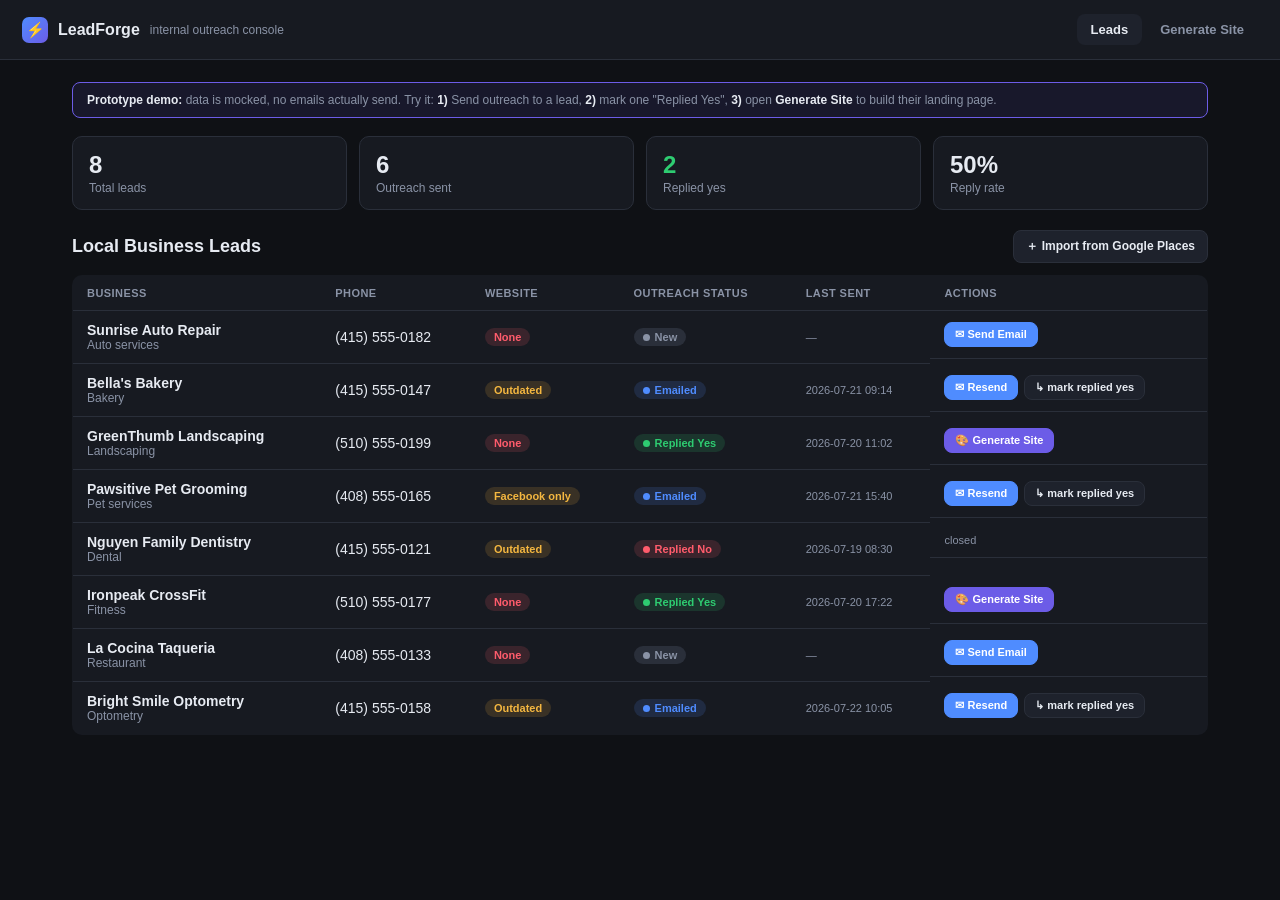
<file: agentic-workflow-for-website-building-for-small-businesses-s/index.html>
<!DOCTYPE html>
<html lang="en">
<head>
<meta charset="UTF-8" />
<meta name="viewport" content="width=device-width, initial-scale=1.0" />
<title>LeadForge — Website Outreach Console</title>
<style>
  :root {
    --bg: #0f1115;
    --panel: #171a21;
    --panel-2: #1e222c;
    --border: #2a2f3a;
    --text: #e7ebf2;
    --muted: #8a93a6;
    --accent: #4f8cff;
    --accent-2: #6c5ce7;
    --green: #2ecc71;
    --amber: #f4b740;
    --red: #ff5c6c;
    --radius: 10px;
  }
  * { box-sizing: border-box; }
  body {
    margin: 0;
    font-family: -apple-system, BlinkMacSystemFont, "Segoe UI", Roboto, Helvetica, Arial, sans-serif;
    background: var(--bg);
    color: var(--text);
    font-size: 14px;
  }
  header {
    display: flex;
    align-items: center;
    justify-content: space-between;
    padding: 14px 22px;
    background: var(--panel);
    border-bottom: 1px solid var(--border);
    position: sticky;
    top: 0;
    z-index: 20;
  }
  .brand { display: flex; align-items: center; gap: 10px; font-weight: 700; font-size: 16px; }
  .logo {
    width: 26px; height: 26px; border-radius: 7px;
    background: linear-gradient(135deg, var(--accent), var(--accent-2));
    display: grid; place-items: center; font-size: 15px;
  }
  .tag { color: var(--muted); font-weight: 400; font-size: 12px; }
  nav { display: flex; gap: 4px; }
  nav button {
    background: transparent; border: none; color: var(--muted);
    padding: 8px 14px; border-radius: 8px; cursor: pointer; font-size: 13px; font-weight: 600;
  }
  nav button.active { background: var(--panel-2); color: var(--text); }
  main { padding: 22px; max-width: 1180px; margin: 0 auto; }

  .stats { display: grid; grid-template-columns: repeat(4, 1fr); gap: 12px; margin-bottom: 20px; }
  .stat {
    background: var(--panel); border: 1px solid var(--border);
    border-radius: var(--radius); padding: 14px 16px;
  }
  .stat .num { font-size: 24px; font-weight: 700; }
  .stat .lbl { color: var(--muted); font-size: 12px; margin-top: 2px; }

  .toolbar { display: flex; justify-content: space-between; align-items: center; margin-bottom: 12px; gap: 12px; flex-wrap: wrap; }
  .toolbar h2 { margin: 0; font-size: 18px; }
  .toolbar .right { display: flex; gap: 8px; }

  table { width: 100%; border-collapse: collapse; background: var(--panel); border-radius: var(--radius); overflow: hidden; border: 1px solid var(--border); }
  th, td { text-align: left; padding: 11px 14px; border-bottom: 1px solid var(--border); }
  th { color: var(--muted); font-size: 11px; text-transform: uppercase; letter-spacing: .04em; }
  tr:last-child td { border-bottom: none; }
  tr:hover td { background: var(--panel-2); }
  .biz-name { font-weight: 600; }
  .biz-cat { color: var(--muted); font-size: 12px; }

  .pill { display: inline-flex; align-items: center; gap: 5px; padding: 3px 9px; border-radius: 999px; font-size: 11px; font-weight: 600; }
  .dot { width: 7px; height: 7px; border-radius: 50%; }
  .pill.gray { background: #2a2f3a; color: var(--muted); }
  .pill.blue { background: rgba(79,140,255,.15); color: var(--accent); }
  .pill.amber { background: rgba(244,183,64,.15); color: var(--amber); }
  .pill.green { background: rgba(46,204,113,.15); color: var(--green); }
  .pill.red { background: rgba(255,92,108,.15); color: var(--red); }

  .btn {
    border: 1px solid var(--border); background: var(--panel-2); color: var(--text);
    padding: 7px 12px; border-radius: 8px; cursor: pointer; font-size: 12px; font-weight: 600;
    display: inline-flex; align-items: center; gap: 6px; white-space: nowrap;
  }
  .btn:hover { border-color: var(--accent); }
  .btn.primary { background: var(--accent); border-color: var(--accent); color: #fff; }
  .btn.primary:hover { filter: brightness(1.1); }
  .btn.purple { background: var(--accent-2); border-color: var(--accent-2); color: #fff; }
  .btn:disabled { opacity: .4; cursor: not-allowed; }
  .btn.sm { padding: 5px 10px; font-size: 11px; }

  .ts { color: var(--muted); font-size: 11px; }

  /* Modal */
  .overlay { position: fixed; inset: 0; background: rgba(0,0,0,.6); display: none; align-items: center; justify-content: center; z-index: 50; padding: 20px; }
  .overlay.show { display: flex; }
  .modal { background: var(--panel); border: 1px solid var(--border); border-radius: 12px; width: 640px; max-width: 100%; max-height: 88vh; overflow: auto; }
  .modal-head { display: flex; justify-content: space-between; align-items: center; padding: 16px 18px; border-bottom: 1px solid var(--border); position: sticky; top: 0; background: var(--panel); }
  .modal-head h3 { margin: 0; font-size: 16px; }
  .modal-body { padding: 18px; }
  .close { background: none; border: none; color: var(--muted); font-size: 22px; cursor: pointer; line-height: 1; }
  .email-preview { background: var(--panel-2); border: 1px solid var(--border); border-radius: 8px; padding: 16px; font-size: 13px; line-height: 1.6; white-space: pre-wrap; }
  .email-meta { color: var(--muted); font-size: 12px; margin-bottom: 12px; }
  .email-meta b { color: var(--text); font-weight: 600; }

  /* Generate site view */
  .gen-empty { text-align: center; color: var(--muted); padding: 60px 20px; }
  .site-grid { display: grid; grid-template-columns: 320px 1fr; gap: 16px; }
  .site-list { background: var(--panel); border: 1px solid var(--border); border-radius: var(--radius); overflow: hidden; }
  .site-list .row { padding: 12px 14px; border-bottom: 1px solid var(--border); cursor: pointer; }
  .site-list .row:hover, .site-list .row.active { background: var(--panel-2); }
  .site-list .row:last-child { border-bottom: none; }
  .preview-panel { background: var(--panel); border: 1px solid var(--border); border-radius: var(--radius); overflow: hidden; min-height: 460px; display: flex; flex-direction: column; }
  .preview-bar { display: flex; align-items: center; justify-content: space-between; padding: 10px 14px; border-bottom: 1px solid var(--border); gap: 10px; }
  .url-chip { flex: 1; background: var(--panel-2); border: 1px solid var(--border); border-radius: 6px; padding: 6px 10px; font-size: 12px; color: var(--muted); font-family: monospace; overflow: hidden; text-overflow: ellipsis; white-space: nowrap; }
  iframe { flex: 1; width: 100%; border: none; background: #fff; }
  .gen-loading { display: grid; place-items: center; flex: 1; color: var(--muted); }
  .spinner { width: 34px; height: 34px; border: 3px solid var(--border); border-top-color: var(--accent); border-radius: 50%; animation: spin .8s linear infinite; margin-bottom: 12px; }
  @keyframes spin { to { transform: rotate(360deg); } }

  .hidden { display: none !important; }
  .toast { position: fixed; bottom: 22px; left: 50%; transform: translateX(-50%) translateY(80px); background: var(--panel-2); border: 1px solid var(--accent); color: var(--text); padding: 11px 18px; border-radius: 9px; font-size: 13px; transition: transform .3s; z-index: 100; }
  .toast.show { transform: translateX(-50%) translateY(0); }
  .demo-note { background: rgba(108,92,231,.1); border: 1px solid var(--accent-2); border-radius: 8px; padding: 10px 14px; font-size: 12px; color: var(--muted); margin-bottom: 18px; }
  .demo-note b { color: var(--text); }
</style>
</head>
<body>
<header>
  <div class="brand">
    <div class="logo">⚡</div>
    LeadForge <span class="tag">internal outreach console</span>
  </div>
  <nav>
    <button id="tab-leads" class="active" onclick="showView('leads')">Leads</button>
    <button id="tab-generate" onclick="showView('generate')">Generate Site</button>
  </nav>
</header>

<main>
  <div class="demo-note">
    <b>Prototype demo:</b> data is mocked, no emails actually send. Try it: <b>1)</b> Send outreach to a lead, <b>2)</b> mark one "Replied Yes", <b>3)</b> open <b>Generate Site</b> to build their landing page.
  </div>

  <!-- LEADS VIEW -->
  <section id="view-leads">
    <div class="stats" id="stats"></div>
    <div class="toolbar">
      <h2>Local Business Leads</h2>
      <div class="right">
        <button class="btn" onclick="importPlaces()">＋ Import from Google Places</button>
      </div>
    </div>
    <table>
      <thead>
        <tr>
          <th>Business</th>
          <th>Phone</th>
          <th>Website</th>
          <th>Outreach Status</th>
          <th>Last Sent</th>
          <th>Actions</th>
        </tr>
      </thead>
      <tbody id="leads-body"></tbody>
    </table>
  </section>

  <!-- GENERATE VIEW -->
  <section id="view-generate" class="hidden">
    <div class="toolbar"><h2>Generate Landing Pages</h2></div>
    <div id="gen-empty" class="gen-empty">
      No leads have <span class="pill green"><span class="dot" style="background:var(--green)"></span>Replied Yes</span> yet.<br/>
      Mark a lead as "Replied Yes" in the Leads tab to unlock site generation.
    </div>
    <div id="gen-content" class="site-grid hidden">
      <div class="site-list" id="site-list"></div>
      <div class="preview-panel" id="preview-panel">
        <div class="gen-empty" style="margin:auto">Select a lead on the left to generate their site.</div>
      </div>
    </div>
  </section>
</main>

<!-- Email Modal -->
<div class="overlay" id="email-overlay">
  <div class="modal">
    <div class="modal-head">
      <h3>Cold Outreach Email</h3>
      <button class="close" onclick="closeEmail()">×</button>
    </div>
    <div class="modal-body">
      <div class="email-meta">
        <div><b>To:</b> <span id="em-to"></span></div>
        <div><b>From:</b> hello@leadforge.studio (via Resend)</div>
        <div><b>Subject:</b> <span id="em-subject"></span></div>
      </div>
      <div class="email-preview" id="em-body"></div>
      <div style="margin-top:16px; display:flex; justify-content:flex-end; gap:8px;">
        <button class="btn" onclick="closeEmail()">Cancel</button>
        <button class="btn primary" id="em-send-btn" onclick="confirmSend()">Send via Resend</button>
      </div>
    </div>
  </div>
</div>

<div class="toast" id="toast"></div>

<script>
/* ---------------- Mock data ---------------- */
const leads = [
  { id:1, name:"Sunrise Auto Repair", cat:"Auto services", phone:"(415) 555-0182", website:"none", status:"new", lastSent:null, owner:"Marcus" },
  { id:2, name:"Bella's Bakery", cat:"Bakery", phone:"(415) 555-0147", website:"outdated", status:"emailed", lastSent:"2026-07-21 09:14", owner:"Bella" },
  { id:3, name:"GreenThumb Landscaping", cat:"Landscaping", phone:"(510) 555-0199", website:"none", status:"replied_yes", lastSent:"2026-07-20 11:02", owner:"Diego" },
  { id:4, name:"Pawsitive Pet Grooming", cat:"Pet services", phone:"(408) 555-0165", website:"facebook only", status:"emailed", lastSent:"2026-07-21 15:40", owner:"Rita" },
  { id:5, name:"Nguyen Family Dentistry", cat:"Dental", phone:"(415) 555-0121", website:"outdated", status:"replied_no", lastSent:"2026-07-19 08:30", owner:"Dr. Nguyen" },
  { id:6, name:"Ironpeak CrossFit", cat:"Fitness", phone:"(510) 555-0177", website:"none", status:"replied_yes", lastSent:"2026-07-20 17:22", owner:"Sam" },
  { id:7, name:"La Cocina Taqueria", cat:"Restaurant", phone:"(408) 555-0133", website:"none", status:"new", lastSent:null, owner:"Elena" },
  { id:8, name:"Bright Smile Optometry", cat:"Optometry", phone:"(415) 555-0158", website:"outdated", status:"emailed", lastSent:"2026-07-22 10:05", owner:"Dr. Kim" },
];

const statusMap = {
  new:         { label:"New",         cls:"gray"  },
  emailed:     { label:"Emailed",     cls:"blue"  },
  replied_yes: { label:"Replied Yes", cls:"green" },
  replied_no:  { label:"Replied No",  cls:"red"   },
};
const websiteMap = {
  none:            { label:"None",           cls:"red"   },
  "outdated":      { label:"Outdated",       cls:"amber" },
  "facebook only": { label:"Facebook only",  cls:"amber" },
  live:            { label:"Live",           cls:"green" },
};

/* ---------------- Rendering ---------------- */
function renderStats() {
  const total = leads.length;
  const emailed = leads.filter(l => l.status !== 'new').length;
  const yes = leads.filter(l => l.status === 'replied_yes').length;
  const rate = emailed ? Math.round((leads.filter(l=>l.status.startsWith('replied')).length / emailed) * 100) : 0;
  document.getElementById('stats').innerHTML = `
    <div class="stat"><div class="num">${total}</div><div class="lbl">Total leads</div></div>
    <div class="stat"><div class="num">${emailed}</div><div class="lbl">Outreach sent</div></div>
    <div class="stat"><div class="num" style="color:var(--green)">${yes}</div><div class="lbl">Replied yes</div></div>
    <div class="stat"><div class="num">${rate}%</div><div class="lbl">Reply rate</div></div>`;
}

function statusPill(s){ const m=statusMap[s]; return `<span class="pill ${m.cls}"><span class="dot" style="background:currentColor"></span>${m.label}</span>`; }
function websitePill(w){ const m=websiteMap[w]||websiteMap.none; return `<span class="pill ${m.cls}">${m.label}</span>`; }

function renderLeads() {
  const body = document.getElementById('leads-body');
  body.innerHTML = leads.map(l => {
    let action = '';
    if (l.status === 'new' || l.status === 'emailed') {
      action = `<button class="btn primary sm" onclick="openEmail(${l.id})">✉ ${l.status==='emailed'?'Resend':'Send Email'}</button>`;
    } else if (l.status === 'replied_yes') {
      action = `<button class="btn purple sm" onclick="goGenerate(${l.id})">🎨 Generate Site</button>`;
    } else {
      action = `<span class="ts">closed</span>`;
    }
    // quick status setter for demo
    const mark = (l.status==='emailed')
      ? `<button class="btn sm" title="Simulate a positive reply" onclick="markYes(${l.id})">↳ mark replied yes</button>` : '';
    return `<tr>
      <td><div class="biz-name">${l.name}</div><div class="biz-cat">${l.cat}</div></td>
      <td>${l.phone}</td>
      <td>${websitePill(l.website)}</td>
      <td>${statusPill(l.status)}</td>
      <td class="ts">${l.lastSent || '—'}</td>
      <td style="display:flex;gap:6px;flex-wrap:wrap">${action}${mark}</td>
    </tr>`;
  }).join('');
  renderStats();
}

/* ---------------- Views ---------------- */
function showView(v) {
  document.getElementById('view-leads').classList.toggle('hidden', v!=='leads');
  document.getElementById('view-generate').classList.toggle('hidden', v!=='generate');
  document.getElementById('tab-leads').classList.toggle('active', v==='leads');
  document.getElementById('tab-generate').classList.toggle('active', v==='generate');
  if (v==='generate') renderGenerate();
}

/* ---------------- Email flow ---------------- */
let pendingLead = null;
function emailFor(l){
  const subject = `Quick idea for ${l.name}'s online presence`;
  const body = `Hi ${l.owner},\n\nI came across ${l.name} while looking for great ${l.cat.toLowerCase()} in the area — you've clearly built something people love.\n\nI noticed ${l.website==='none' ? "you don't have a website yet" : "your current site could use a refresh"}, and I put together a quick concept for a clean, modern landing page for ${l.name} — hero section, your story, and an easy contact form.\n\nCan I send you a free preview? No cost, no commitment. If you like it, we can talk. If not, no worries at all.\n\nBest,\nAlex\nLeadForge Studio`;
  return { subject, body, to: (l.name.toLowerCase().replace(/[^a-z]/g,'')+"@example.com") };
}
function openEmail(id){
  const l = leads.find(x=>x.id===id); pendingLead = l;
  const e = emailFor(l);
  document.getElementById('em-to').textContent = e.to;
  document.getElementById('em-subject').textContent = e.subject;
  document.getElementById('em-body').textContent = e.body;
  document.getElementById('em-send-btn').disabled = false;
  document.getElementById('em-send-btn').textContent = "Send via Resend";
  document.getElementById('email-overlay').classList.add('show');
}
function closeEmail(){ document.getElementById('email-overlay').classList.remove('show'); pendingLead=null; }
function confirmSend(){
  const btn = document.getElementById('em-send-btn');
  btn.disabled = true; btn.textContent = "Sending…";
  setTimeout(()=>{
    const now = new Date().toISOString().slice(0,16).replace('T',' ');
    pendingLead.status = 'emailed';
    pendingLead.lastSent = now;
    renderLeads();
    closeEmail();
    toast(`Email sent to ${pendingLead ? '' : ''}lead · logged ${now}`);
  }, 900);
}
function markYes(id){ const l=leads.find(x=>x.id===id); l.status='replied_yes'; renderLeads(); toast(`${l.name} marked "Replied Yes" — Generate Site unlocked`); }

/* ---------------- Generate Site flow ---------------- */
let selectedGenId = null;
function goGenerate(id){ selectedGenId = id; showView('generate'); setTimeout(()=>selectSite(id), 50); }

function renderGenerate(){
  const yesLeads = leads.filter(l=>l.status==='replied_yes');
  const empty = document.getElementById('gen-empty');
  const content = document.getElementById('gen-content');
  if (yesLeads.length===0){ empty.classList.remove('hidden'); content.classList.add('hidden'); return; }
  empty.classList.add('hidden'); content.classList.remove('hidden');
  document.getElementById('site-list').innerHTML = yesLeads.map(l=>`
    <div class="row ${l.id===selectedGenId?'active':''}" onclick="selectSite(${l.id})">
      <div class="biz-name">${l.name}</div>
      <div class="biz-cat">${l.cat} · ${l.phone}</div>
    </div>`).join('');
}

function selectSite(id){
  selectedGenId = id;
  renderGenerate();
  const l = leads.find(x=>x.id===id);
  const panel = document.getElementById('preview-panel');
  panel.innerHTML = `<div class="gen-loading"><div class="spinner"></div>Generating landing page for <b style="margin-left:4px">${l.name}</b>…<br/><span class="ts" style="margin-top:8px">Calling LLM · writing HTML · rendering</span></div>`;
  setTimeout(()=>{
    const html = buildSiteHTML(l);
    const slug = l.name.toLowerCase().replace(/[^a-z0-9]+/g,'-').replace(/(^-|-$)/g,'');
    const url = `https://preview.leadforge.studio/${slug}-${l.id}`;
    panel.innerHTML = `
      <div class="preview-bar">
        <div class="url-chip" id="url-chip">${url}</div>
        <button class="btn sm" onclick="copyLink('${url}')">🔗 Copy link</button>
        <button class="btn sm purple" onclick="regen(${l.id})">↻ Regenerate</button>
      </div>
      <iframe id="site-frame"></iframe>`;
    const frame = document.getElementById('site-frame');
    frame.srcdoc = html;
  }, 1300);
}
function regen(id){ selectSite(id); }
function copyLink(url){
  navigator.clipboard?.writeText(url).catch(()=>{});
  toast('Shareable preview link copied to clipboard');
}

function buildSiteHTML(l){
  const tagline = {
    "Auto services":"Reliable repairs, honest pricing.",
    "Bakery":"Fresh-baked happiness, every morning.",
    "Landscaping":"We make your outdoors extraordinary.",
    "Pet services":"Because your pets deserve the best.",
    "Fitness":"Stronger every single day.",
    "Restaurant":"Authentic flavors, made with love.",
    "Optometry":"See the world more clearly.",
    "Dental":"Healthy smiles, gentle care.",
  }[l.cat] || "Quality service you can trust.";
  return `<!DOCTYPE html><html><head><meta charset="utf-8"><meta name="viewport" content="width=device-width,initial-scale=1">
<style>
  *{margin:0;box-sizing:border-box;font-family:'Segoe UI',system-ui,sans-serif}
  body{color:#1a202c}
  .hero{background:linear-gradient(135deg,#4f8cff,#6c5ce7);color:#fff;padding:90px 24px;text-align:center}
  .hero h1{font-size:44px;letter-spacing:-1px}
  .hero p{font-size:19px;opacity:.92;margin-top:14px}
  .cta{display:inline-block;margin-top:26px;background:#fff;color:#4f8cff;padding:13px 30px;border-radius:8px;font-weight:700;text-decoration:none}
  section{padding:64px 24px;max-width:820px;margin:0 auto}
  h2{font-size:28px;margin-bottom:16px;color:#2d3748}
  .about p{font-size:16px;line-height:1.8;color:#4a5568}
  .contact{background:#f7fafc}
  .row{display:flex;gap:14px;align-items:center;font-size:16px;color:#2d3748;margin-top:12px}
  .badge{width:38px;height:38px;border-radius:9px;background:#eef2ff;display:grid;place-items:center;font-size:18px}
  footer{text-align:center;padding:30px;color:#a0aec0;font-size:13px}
</style></head>
<body>
  <div class="hero">
    <h1>${l.name}</h1>
    <p>${tagline}</p>
    <a class="cta" href="#contact">Get in touch</a>
  </div>
  <section class="about">
    <h2>About us</h2>
    <p>${l.name} is a locally owned ${l.cat.toLowerCase()} business proudly serving the community. Led by ${l.owner}, our team is committed to quality, care, and treating every customer like a neighbor. Stop by or reach out — we'd love to help you.</p>
  </section>
  <section class="contact" id="contact">
    <h2>Contact</h2>
    <div class="row"><div class="badge">📞</div>${l.phone}</div>
    <div class="row"><div class="badge">📍</div>Serving the local Bay Area</div>
    <div class="row"><div class="badge">🕒</div>Mon–Sat · 9am – 6pm</div>
  </section>
  <footer>© 2026 ${l.name} · Website preview by LeadForge Studio</footer>
</body></html>`;
}

/* ---------------- Misc ---------------- */
function importPlaces(){
  toast('Google Places import — mocked in prototype. Leads added manually.');
}
let toastTimer;
function toast(msg){
  const t = document.getElementById('toast');
  t.textContent = msg; t.classList.add('show');
  clearTimeout(toastTimer);
  toastTimer = setTimeout(()=>t.classList.remove('show'), 2600);
}

renderLeads();
</script>
</body>
</html>
</file>
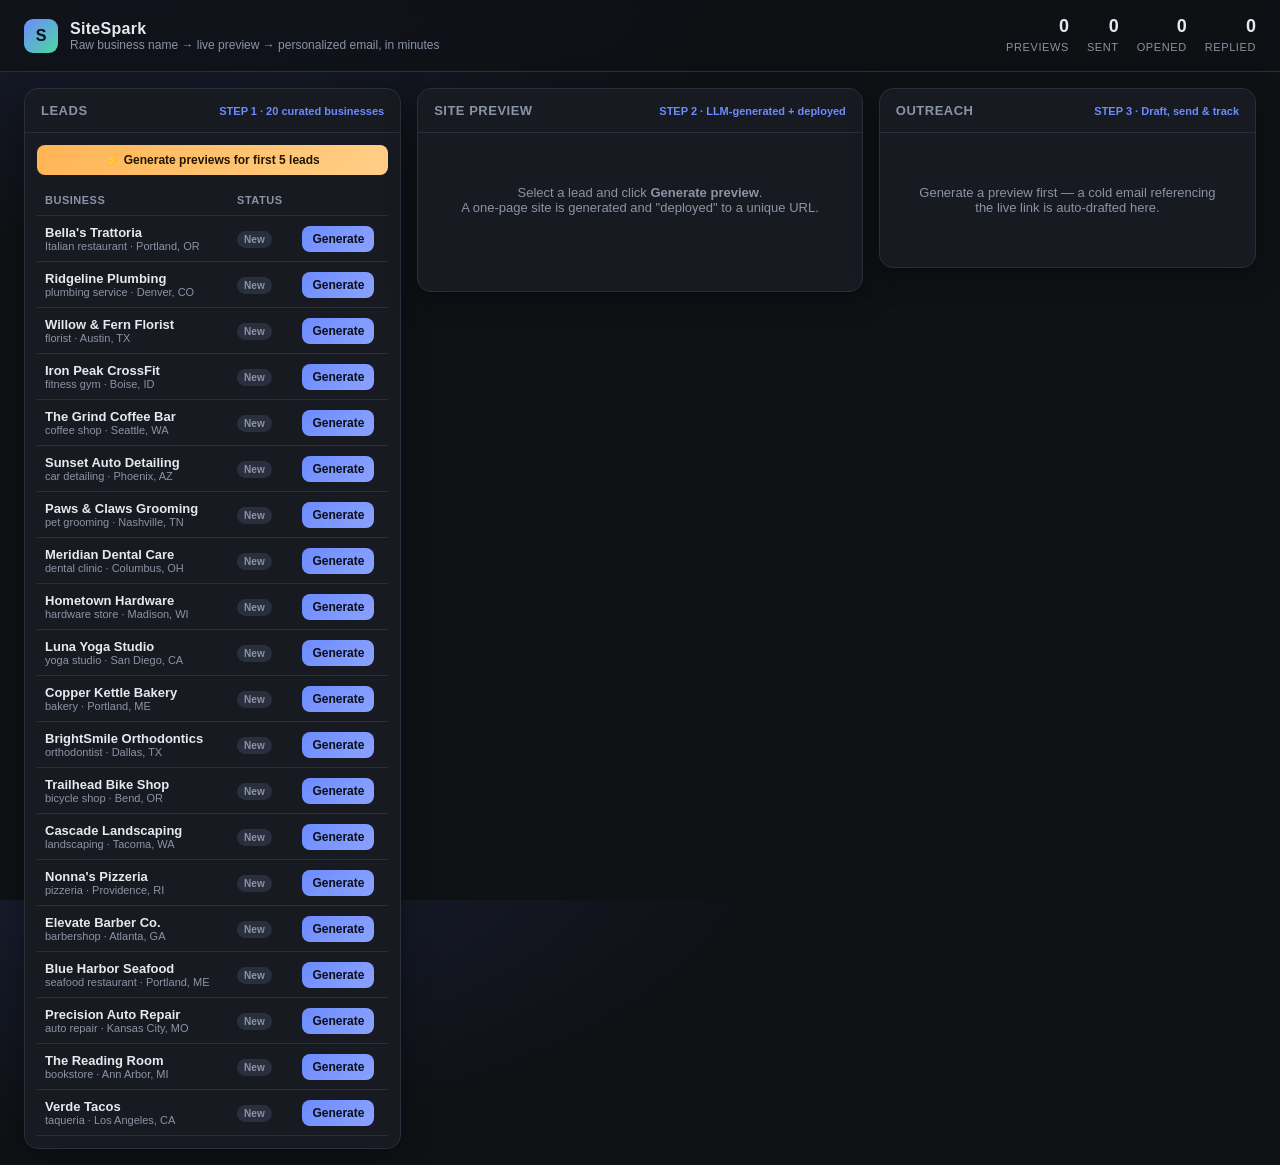
<file: agentic-workflow-for-website-building-for-small-businesses/index.html>
<!DOCTYPE html>
<html lang="en">
<head>
<meta charset="UTF-8" />
<meta name="viewport" content="width=device-width, initial-scale=1.0" />
<title>SiteSpark — Automated Local Business Outreach</title>
<style>
  :root {
    --bg: #0f1115;
    --panel: #171a21;
    --panel-2: #1e2230;
    --border: #2a2f3d;
    --text: #e6e9ef;
    --muted: #8b93a7;
    --accent: #6d8bff;
    --accent-2: #4cd7a0;
    --warn: #ffb454;
    --danger: #ff6b6b;
    --shadow: 0 8px 30px rgba(0,0,0,.35);
  }
  * { box-sizing: border-box; }
  html, body { margin: 0; height: 100%; }
  body {
    font-family: -apple-system, BlinkMacSystemFont, "Segoe UI", Roboto, Helvetica, Arial, sans-serif;
    background: radial-gradient(1200px 600px at 10% -10%, #1a2036 0%, var(--bg) 55%);
    color: var(--text);
    -webkit-font-smoothing: antialiased;
  }
  header {
    display: flex; align-items: center; justify-content: space-between;
    padding: 16px 24px; border-bottom: 1px solid var(--border);
    position: sticky; top: 0; z-index: 5;
    backdrop-filter: blur(8px);
    background: rgba(15,17,21,.7);
  }
  .brand { display: flex; align-items: center; gap: 12px; }
  .logo {
    width: 34px; height: 34px; border-radius: 9px;
    background: linear-gradient(135deg, var(--accent), var(--accent-2));
    display: grid; place-items: center; font-weight: 800; color: #0b0e14;
  }
  .brand h1 { font-size: 16px; margin: 0; letter-spacing: .3px; }
  .brand p { margin: 0; font-size: 12px; color: var(--muted); }
  .kpis { display: flex; gap: 18px; }
  .kpi { text-align: right; }
  .kpi b { font-size: 18px; display: block; }
  .kpi span { font-size: 11px; color: var(--muted); text-transform: uppercase; letter-spacing: .6px; }

  .layout {
    display: grid;
    grid-template-columns: 1.1fr 1.3fr 1.1fr;
    gap: 16px; padding: 16px 24px; align-items: start;
  }
  @media (max-width: 1100px){ .layout{ grid-template-columns: 1fr; } }

  .panel {
    background: var(--panel); border: 1px solid var(--border);
    border-radius: 14px; box-shadow: var(--shadow); overflow: hidden;
  }
  .panel-head {
    padding: 14px 16px; border-bottom: 1px solid var(--border);
    display: flex; align-items: center; justify-content: space-between;
  }
  .panel-head h2 { font-size: 13px; margin: 0; letter-spacing: .5px; text-transform: uppercase; color: var(--muted); }
  .panel-head .step { font-size: 11px; color: var(--accent); font-weight: 700; }
  .panel-body { padding: 12px; }

  /* Leads table */
  table { width: 100%; border-collapse: collapse; font-size: 13px; }
  th, td { text-align: left; padding: 9px 8px; border-bottom: 1px solid var(--border); vertical-align: middle; }
  th { color: var(--muted); font-weight: 600; font-size: 11px; text-transform: uppercase; letter-spacing: .5px; }
  tr.selected td { background: var(--panel-2); }
  .lead-name { font-weight: 600; }
  .lead-sub { font-size: 11px; color: var(--muted); }
  .status { font-size: 10px; padding: 3px 7px; border-radius: 20px; font-weight: 700; white-space: nowrap; }
  .s-new { background: #2a2f3d; color: var(--muted); }
  .s-preview { background: rgba(109,139,255,.15); color: var(--accent); }
  .s-sent { background: rgba(76,215,160,.15); color: var(--accent-2); }
  .s-opened { background: rgba(255,180,84,.15); color: var(--warn); }
  .s-replied { background: rgba(76,215,160,.25); color: var(--accent-2); }

  button {
    font-family: inherit; cursor: pointer; border: none; border-radius: 8px;
    font-weight: 600; transition: transform .05s ease, filter .15s ease;
  }
  button:active { transform: translateY(1px); }
  .btn-sm { padding: 6px 10px; font-size: 12px; }
  .btn-primary { background: linear-gradient(135deg, var(--accent), #8aa2ff); color: #0b0e14; }
  .btn-ghost { background: var(--panel-2); color: var(--text); border: 1px solid var(--border); }
  .btn-send { background: linear-gradient(135deg, var(--accent-2), #7ff0c4); color: #062018; width: 100%; padding: 11px; font-size: 14px; margin-top: 10px; }
  button:disabled { opacity: .5; cursor: not-allowed; }
  .btn-batch { background: linear-gradient(135deg, var(--warn), #ffcf87); color: #241600; }

  /* Preview */
  .preview-empty, .outreach-empty {
    color: var(--muted); text-align: center; padding: 40px 20px; font-size: 13px;
  }
  .preview-frame-wrap {
    border-radius: 10px; overflow: hidden; border: 1px solid var(--border);
    background: #fff; position: relative;
  }
  .browser-bar {
    background: #12141b; padding: 8px 10px; display: flex; align-items: center; gap: 8px;
    border-bottom: 1px solid var(--border);
  }
  .dot { width: 10px; height: 10px; border-radius: 50%; }
  .url-pill {
    flex: 1; background: #0b0e14; border: 1px solid var(--border); color: var(--accent);
    font-size: 11px; padding: 4px 10px; border-radius: 20px; overflow: hidden; text-overflow: ellipsis; white-space: nowrap;
  }
  iframe { width: 100%; height: 420px; border: 0; display: block; background: #fff; }

  .gen-log { font-family: ui-monospace, Menlo, monospace; font-size: 11px; color: var(--accent-2); margin-top: 8px; min-height: 16px; }

  /* Outreach */
  .field { margin-bottom: 10px; }
  .field label { display: block; font-size: 11px; color: var(--muted); margin-bottom: 4px; text-transform: uppercase; letter-spacing: .5px; }
  .field input, .field textarea {
    width: 100%; background: var(--panel-2); border: 1px solid var(--border); color: var(--text);
    border-radius: 8px; padding: 9px 10px; font-family: inherit; font-size: 13px; resize: vertical;
  }
  .field textarea { min-height: 170px; line-height: 1.5; }
  .link-chip {
    display: inline-flex; align-items: center; gap: 6px; font-size: 11px;
    background: rgba(109,139,255,.12); color: var(--accent); padding: 5px 9px; border-radius: 6px; margin-top: 6px;
  }
  .tracker { margin-top: 12px; border-top: 1px dashed var(--border); padding-top: 10px; }
  .track-row { display: flex; align-items: center; gap: 8px; font-size: 12px; padding: 5px 0; color: var(--muted); }
  .track-row.done { color: var(--text); }
  .track-dot { width: 8px; height: 8px; border-radius: 50%; background: var(--border); }
  .track-row.done .track-dot { background: var(--accent-2); }
  .track-time { margin-left: auto; font-size: 10px; color: var(--muted); }

  .toast {
    position: fixed; bottom: 22px; left: 50%; transform: translateX(-50%) translateY(20px);
    background: var(--panel-2); border: 1px solid var(--border); color: var(--text);
    padding: 12px 18px; border-radius: 10px; font-size: 13px; box-shadow: var(--shadow);
    opacity: 0; pointer-events: none; transition: all .25s ease; z-index: 50;
  }
  .toast.show { opacity: 1; transform: translateX(-50%) translateY(0); }
  .demo-note { font-size: 10px; color: var(--muted); }
</style>
</head>
<body>
<header>
  <div class="brand">
    <div class="logo">S</div>
    <div>
      <h1>SiteSpark</h1>
      <p>Raw business name → live preview → personalized email, in minutes</p>
    </div>
  </div>
  <div class="kpis">
    <div class="kpi"><b id="kpi-previews">0</b><span>Previews</span></div>
    <div class="kpi"><b id="kpi-sent">0</b><span>Sent</span></div>
    <div class="kpi"><b id="kpi-opened">0</b><span>Opened</span></div>
    <div class="kpi"><b id="kpi-replied">0</b><span>Replied</span></div>
  </div>
</header>

<div class="layout">
  <!-- PANEL 1: LEADS -->
  <section class="panel">
    <div class="panel-head">
      <h2>Leads</h2><span class="step">STEP 1 · 20 curated businesses</span>
    </div>
    <div class="panel-body">
      <button id="batch-btn" class="btn-batch btn-sm" style="margin-bottom:10px;width:100%;padding:8px">⚡ Generate previews for first 5 leads</button>
      <table>
        <thead><tr><th>Business</th><th>Status</th><th></th></tr></thead>
        <tbody id="leads-body"></tbody>
      </table>
    </div>
  </section>

  <!-- PANEL 2: PREVIEW -->
  <section class="panel">
    <div class="panel-head">
      <h2>Site Preview</h2><span class="step">STEP 2 · LLM-generated + deployed</span>
    </div>
    <div class="panel-body">
      <div id="preview-content">
        <div class="preview-empty">Select a lead and click <b>Generate preview</b>.<br>A one-page site is generated and "deployed" to a unique URL.</div>
      </div>
      <div class="gen-log" id="gen-log"></div>
    </div>
  </section>

  <!-- PANEL 3: OUTREACH -->
  <section class="panel">
    <div class="panel-head">
      <h2>Outreach</h2><span class="step">STEP 3 · Draft, send & track</span>
    </div>
    <div class="panel-body">
      <div id="outreach-content">
        <div class="outreach-empty">Generate a preview first — a cold email referencing the live link is auto-drafted here.</div>
      </div>
    </div>
  </section>
</div>

<div class="toast" id="toast"></div>

<script>
// ====== MOCKED DATA (would come from Supabase) ======
const LEADS = [
  { id:1,  name:"Bella's Trattoria",        industry:"Italian restaurant", city:"Portland, OR",  email:"maria@bellastrattoria.com" },
  { id:2,  name:"Ridgeline Plumbing",       industry:"plumbing service",   city:"Denver, CO",    email:"info@ridgelineplumbing.com" },
  { id:3,  name:"Willow & Fern Florist",    industry:"florist",            city:"Austin, TX",    email:"hello@willowandfern.com" },
  { id:4,  name:"Iron Peak CrossFit",       industry:"fitness gym",        city:"Boise, ID",     email:"coach@ironpeakcf.com" },
  { id:5,  name:"The Grind Coffee Bar",     industry:"coffee shop",        city:"Seattle, WA",   email:"team@grindcoffeebar.com" },
  { id:6,  name:"Sunset Auto Detailing",    industry:"car detailing",      city:"Phoenix, AZ",   email:"book@sunsetdetail.com" },
  { id:7,  name:"Paws & Claws Grooming",    industry:"pet grooming",       city:"Nashville, TN", email:"hi@pawsclaws.com" },
  { id:8,  name:"Meridian Dental Care",     industry:"dental clinic",      city:"Columbus, OH",  email:"front@meridiandental.com" },
  { id:9,  name:"Hometown Hardware",        industry:"hardware store",     city:"Madison, WI",   email:"sales@hometownhw.com" },
  { id:10, name:"Luna Yoga Studio",         industry:"yoga studio",        city:"San Diego, CA", email:"om@lunayoga.com" },
  { id:11, name:"Copper Kettle Bakery",     industry:"bakery",             city:"Portland, ME",  email:"orders@copperkettle.com" },
  { id:12, name:"BrightSmile Orthodontics", industry:"orthodontist",       city:"Dallas, TX",    email:"office@brightsmileortho.com" },
  { id:13, name:"Trailhead Bike Shop",      industry:"bicycle shop",       city:"Bend, OR",      email:"ride@trailheadbikes.com" },
  { id:14, name:"Cascade Landscaping",      industry:"landscaping",        city:"Tacoma, WA",    email:"quotes@cascadeland.com" },
  { id:15, name:"Nonna's Pizzeria",         industry:"pizzeria",           city:"Providence, RI",email:"nonna@nonnaspizza.com" },
  { id:16, name:"Elevate Barber Co.",       industry:"barbershop",         city:"Atlanta, GA",   email:"cuts@elevatebarber.com" },
  { id:17, name:"Blue Harbor Seafood",      industry:"seafood restaurant", city:"Portland, ME",  email:"catch@blueharbor.com" },
  { id:18, name:"Precision Auto Repair",    industry:"auto repair",        city:"Kansas City, MO",email:"service@precisionauto.com" },
  { id:19, name:"The Reading Room",         industry:"bookstore",          city:"Ann Arbor, MI", email:"books@readingroom.com" },
  { id:20, name:"Verde Tacos",              industry:"taqueria",           city:"Los Angeles, CA",email:"hola@verdetacos.com" },
];

// palette themes per industry vibe
const THEMES = [
  { bg:"#2c3e50", accent:"#e67e22", light:"#ecf0f1" },
  { bg:"#1a5276", accent:"#48c9b0", light:"#eaf6f6" },
  { bg:"#6c3483", accent:"#f1948a", light:"#f4ecf7" },
  { bg:"#0e6251", accent:"#f7dc6f", light:"#e8f8f5" },
  { bg:"#7b241c", accent:"#f5b041", light:"#fdedec" },
];

const TAGLINES = {
  "Italian restaurant":"Authentic Italian, made from scratch daily.",
  "plumbing service":"Fast, reliable plumbing — 24/7 emergency service.",
  "florist":"Fresh arrangements for every occasion.",
  "fitness gym":"Stronger every day. Community-driven coaching.",
  "coffee shop":"Small-batch roasts, poured with care.",
  "car detailing":"Showroom shine, delivered to your driveway.",
  "pet grooming":"Happy pets, wagging tails, expert care.",
  "dental clinic":"Gentle, modern dentistry for the whole family.",
  "hardware store":"Everything you need to get the job done.",
  "yoga studio":"Find your balance. All levels welcome.",
  "bakery":"Warm bread & pastries, baked fresh at dawn.",
  "orthodontist":"Straighter smiles, brighter confidence.",
  "bicycle shop":"Ride further. Expert fits & repairs.",
  "landscaping":"Beautiful yards, year-round curb appeal.",
  "pizzeria":"Wood-fired pizza the way Nonna made it.",
  "barbershop":"Sharp cuts, classic service.",
  "seafood restaurant":"Fresh off the boat, straight to your plate.",
  "auto repair":"Honest repairs. Trusted by your neighbors.",
  "bookstore":"Get lost in a good book.",
  "taqueria":"Street-style tacos, bold fresh flavor.",
};

const state = {}; // id -> { status, previewUrl, siteHtml, email, tracking, theme }
let activeId = null;

const slug = s => s.toLowerCase().replace(/[^a-z0-9]+/g,'-').replace(/^-|-$/g,'');

// ====== "LLM" SITE GENERATION (mocked, deterministic) ======
function generateSiteHtml(lead, theme){
  const tagline = TAGLINES[lead.industry] || "Quality you can count on.";
  const cap = lead.industry.charAt(0).toUpperCase()+lead.industry.slice(1);
  return `<!DOCTYPE html><html><head><meta charset="utf-8"><meta name="viewport" content="width=device-width,initial-scale=1">
  <style>
    *{margin:0;padding:0;box-sizing:border-box;font-family:Georgia,'Times New Roman',serif}
    body{color:#222}
    .hero{background:linear-gradient(135deg,${theme.bg},${theme.accent});color:#fff;padding:70px 30px;text-align:center}
    .hero h1{font-size:38px;letter-spacing:1px}
    .hero p{font-size:17px;margin-top:12px;opacity:.92}
    .cta{display:inline-block;margin-top:22px;background:#fff;color:${theme.bg};padding:12px 28px;border-radius:30px;font-weight:bold;text-decoration:none}
    nav{background:${theme.bg};color:#fff;padding:14px 30px;display:flex;justify-content:space-between;align-items:center}
    nav b{font-size:18px;letter-spacing:1px}
    nav span{font-size:13px;opacity:.8}
    .about{padding:50px 30px;max-width:760px;margin:0 auto;text-align:center;background:${theme.light}}
    .about h2{color:${theme.bg};font-size:26px;margin-bottom:14px}
    .about p{font-size:16px;line-height:1.7;color:#444}
    .services{display:flex;gap:16px;justify-content:center;flex-wrap:wrap;padding:20px 30px 50px;background:${theme.light}}
    .card{background:#fff;border-radius:10px;padding:22px;width:190px;box-shadow:0 4px 14px rgba(0,0,0,.08);text-align:center}
    .card h3{color:${theme.accent};font-size:16px;margin-bottom:8px}
    .card p{font-size:13px;color:#666}
    .contact{background:${theme.bg};color:#fff;padding:44px 30px;text-align:center}
    .contact h2{font-size:24px;margin-bottom:14px}
    .contact a{color:#fff}
    footer{background:#111;color:#888;text-align:center;padding:16px;font-size:12px}
  </style></head><body>
    <nav><b>${lead.name}</b><span>${lead.city}</span></nav>
    <div class="hero">
      <h1>${lead.name}</h1>
      <p>${tagline}</p>
      <a class="cta" href="#contact">Book Now</a>
    </div>
    <div class="about">
      <h2>Welcome</h2>
      <p>At ${lead.name}, we're proud to be ${lead.city}'s trusted ${lead.industry}. For years our neighbors have counted on us for quality, care, and a personal touch you won't find anywhere else. Whether you're a first-timer or a regular, we treat you like family.</p>
    </div>
    <div class="services">
      <div class="card"><h3>Trusted Local</h3><p>Serving ${lead.city} with pride and expertise.</p></div>
      <div class="card"><h3>${cap}</h3><p>${tagline}</p></div>
      <div class="card"><h3>Get In Touch</h3><p>Call, email, or drop by anytime.</p></div>
    </div>
    <div class="contact" id="contact">
      <h2>Contact Us</h2>
      <p>${lead.email} · ${lead.city}</p>
      <p style="margin-top:8px;opacity:.8">Open Mon–Sat · Walk-ins welcome</p>
    </div>
    <footer>© 2026 ${lead.name} · Site by SiteSpark</footer>
  </body></html>`;
}

// ====== "LLM" EMAIL DRAFT (mocked) ======
function draftEmail(lead, url){
  const firstName = lead.email.split('@')[0].replace(/[^a-z]/gi,'');
  const greetName = firstName.charAt(0).toUpperCase()+firstName.slice(1);
  return {
    subject: `A free website mockup for ${lead.name} 🎨`,
    body:
`Hi ${greetName},

I'm reaching out because I noticed ${lead.name} doesn't have a modern website yet — so I went ahead and built one for you.

I made a free, no-strings one-page site for your ${lead.industry} here in ${lead.city}. You can see it live right now:

👉 ${url}

It has a hero, an about section, and a contact block — all ready to go. If you like it, I can have it fully live on your own domain this week for a small setup fee.

Want me to send over the details?

Best,
Alex
SiteSpark`
  };
}

// ====== RENDER LEADS ======
function renderLeads(){
  const tbody = document.getElementById('leads-body');
  tbody.innerHTML = '';
  LEADS.forEach(lead => {
    const st = state[lead.id];
    const status = st ? st.status : 'new';
    const tr = document.createElement('tr');
    if(lead.id === activeId) tr.className = 'selected';
    const statusMap = {
      'new':['s-new','New'], 'preview':['s-preview','Preview ready'],
      'sent':['s-sent','Sent'], 'opened':['s-opened','Opened'], 'replied':['s-replied','Replied ✓']
    };
    const [cls,label] = statusMap[status];
    tr.innerHTML = `
      <td><div class="lead-name">${lead.name}</div><div class="lead-sub">${lead.industry} · ${lead.city}</div></td>
      <td><span class="status ${cls}">${label}</span></td>
      <td><button class="btn-sm ${status==='new'?'btn-primary':'btn-ghost'}" data-id="${lead.id}">${status==='new'?'Generate':'Open'}</button></td>`;
    tbody.appendChild(tr);
  });
  document.querySelectorAll('#leads-body button').forEach(b=>{
    b.onclick = ()=> handleLead(parseInt(b.dataset.id));
  });
  updateKpis();
}

function updateKpis(){
  const vals = Object.values(state);
  const has = s => vals.filter(v=>['preview','sent','opened','replied'].includes(v.status));
  document.getElementById('kpi-previews').textContent = vals.filter(v=>v.previewUrl).length;
  document.getElementById('kpi-sent').textContent = vals.filter(v=>['sent','opened','replied'].includes(v.status)).length;
  document.getElementById('kpi-opened').textContent = vals.filter(v=>['opened','replied'].includes(v.status)).length;
  document.getElementById('kpi-replied').textContent = vals.filter(v=>v.status==='replied').length;
}

// ====== HANDLE LEAD CLICK ======
function handleLead(id){
  activeId = id;
  const lead = LEADS.find(l=>l.id===id);
  if(!state[id]){
    // generate
    generatePreview(lead);
  } else {
    renderPreview(lead);
    renderOutreach(lead);
  }
  renderLeads();
}

function generatePreview(lead){
  const theme = THEMES[(lead.id-1) % THEMES.length];
  const url = `https://sitespark.app/preview/${slug(lead.name)}-${lead.id}`;
  const log = document.getElementById('gen-log');
  const previewContent = document.getElementById('preview-content');
  previewContent.innerHTML = '<div class="preview-empty">⚙️ Generating…</div>';
  const steps = [
    '→ Prompting LLM with business profile…',
    '→ Composing hero + about + contact…',
    '→ Building static bundle…',
    `→ Deploying to ${url} …`,
    '✓ Live!'
  ];
  let i=0;
  log.textContent = '';
  const iv = setInterval(()=>{
    log.textContent = steps[i];
    i++;
    if(i>=steps.length){
      clearInterval(iv);
      const siteHtml = generateSiteHtml(lead, theme);
      state[lead.id] = {
        status:'preview', previewUrl:url, siteHtml, theme,
        email: draftEmail(lead, url), tracking:{ sent:null, opened:null, replied:null }
      };
      renderPreview(lead);
      renderOutreach(lead);
      renderLeads();
      setTimeout(()=>{ log.textContent=''; }, 1500);
    }
  }, 320);
}

function renderPreview(lead){
  const st = state[lead.id];
  if(!st){ return; }
  const c = document.getElementById('preview-content');
  c.innerHTML = `
    <div class="preview-frame-wrap">
      <div class="browser-bar">
        <span class="dot" style="background:#ff5f56"></span>
        <span class="dot" style="background:#ffbd2e"></span>
        <span class="dot" style="background:#27c93f"></span>
        <span class="url-pill">${st.previewUrl}</span>
      </div>
      <iframe srcdoc="${st.siteHtml.replace(/"/g,'&quot;')}"></iframe>
    </div>`;
}

// ====== OUTREACH ======
function renderOutreach(lead){
  const st = state[lead.id];
  if(!st) return;
  const c = document.getElementById('outreach-content');
  const e = st.email;
  const sent = st.status==='sent'||st.status==='opened'||st.status==='replied';
  const t = st.tracking;
  c.innerHTML = `
    <div class="field"><label>To</label><input id="f-to" value="${lead.email}"></div>
    <div class="field"><label>Subject</label><input id="f-subject" value="${e.subject.replace(/"/g,'&quot;')}"></div>
    <div class="field"><label>Message (editable)</label><textarea id="f-body">${e.body}</textarea></div>
    <div class="link-chip">🔗 Live preview: ${st.previewUrl}</div>
    <button class="btn-send" id="send-btn" ${sent?'disabled':''}>${sent?'✓ Sent via Resend':'Send email via Resend'}</button>
    <div class="tracker">
      <div class="track-row ${t.sent?'done':''}"><span class="track-dot"></span> Delivered <span class="track-time">${t.sent||''}</span></div>
      <div class="track-row ${t.opened?'done':''}"><span class="track-dot"></span> Opened <span class="track-time">${t.opened||''}</span></div>
      <div class="track-row ${t.replied?'done':''}"><span class="track-dot"></span> Replied <span class="track-time">${t.replied||''}</span></div>
    </div>
    <p class="demo-note" style="margin-top:8px">Demo: sending simulates Resend delivery + open/reply tracking webhooks.</p>`;
  const sb = document.getElementById('send-btn');
  if(sb && !sent) sb.onclick = ()=> sendEmail(lead);
}

function nowTime(){ return new Date().toLocaleTimeString([], {hour:'2-digit',minute:'2-digit'}); }

function sendEmail(lead){
  const st = state[lead.id];
  st.email.subject = document.getElementById('f-subject').value;
  st.email.body = document.getElementById('f-body').value;
  st.status = 'sent';
  st.tracking.sent = nowTime();
  toast(`📨 Email sent to ${lead.email} via Resend`);
  renderOutreach(lead); renderLeads();
  // simulate open, then reply
  setTimeout(()=>{
    if(state[lead.id].status==='sent'){
      state[lead.id].status='opened';
      state[lead.id].tracking.opened = nowTime();
      if(activeId===lead.id) renderOutreach(lead);
      renderLeads();
      toast(`👀 ${lead.name} opened your email`);
    }
  }, 2600);
  setTimeout(()=>{
    // ~60% reply for demo drama
    if(state[lead.id].status==='opened' && lead.id % 5 !== 0){
      state[lead.id].status='replied';
      state[lead.id].tracking.replied = nowTime();
      if(activeId===lead.id) renderOutreach(lead);
      renderLeads();
      toast(`💬 ${lead.name} replied — "This looks great!"`);
    }
  }, 5200);
}

// ====== BATCH ======
function batchGenerate(){
  const targets = LEADS.slice(0,5).filter(l=>!state[l.id]);
  if(targets.length===0){ toast('First 5 previews already generated'); return; }
  toast(`⚡ Generating ${targets.length} previews in parallel…`);
  targets.forEach((lead,idx)=>{
    setTimeout(()=>{
      const theme = THEMES[(lead.id-1)%THEMES.length];
      const url = `https://sitespark.app/preview/${slug(lead.name)}-${lead.id}`;
      state[lead.id] = {
        status:'preview', previewUrl:url,
        siteHtml: generateSiteHtml(lead, theme), theme,
        email: draftEmail(lead, url), tracking:{sent:null,opened:null,replied:null}
      };
      renderLeads();
      if(idx===targets.length-1){
        activeId = LEADS[0].id;
        renderPreview(LEADS[0]); renderOutreach(LEADS[0]); renderLeads();
        toast('✅ 5 previews live — pick one and send!');
      }
    }, 500*(idx+1));
  });
}

function toast(msg){
  const t = document.getElementById('toast');
  t.textContent = msg; t.classList.add('show');
  clearTimeout(t._t); t._t = setTimeout(()=>t.classList.remove('show'), 2800);
}

document.getElementById('batch-btn').onclick = batchGenerate;
renderLeads();
</script>
</body>
</html>
</file>
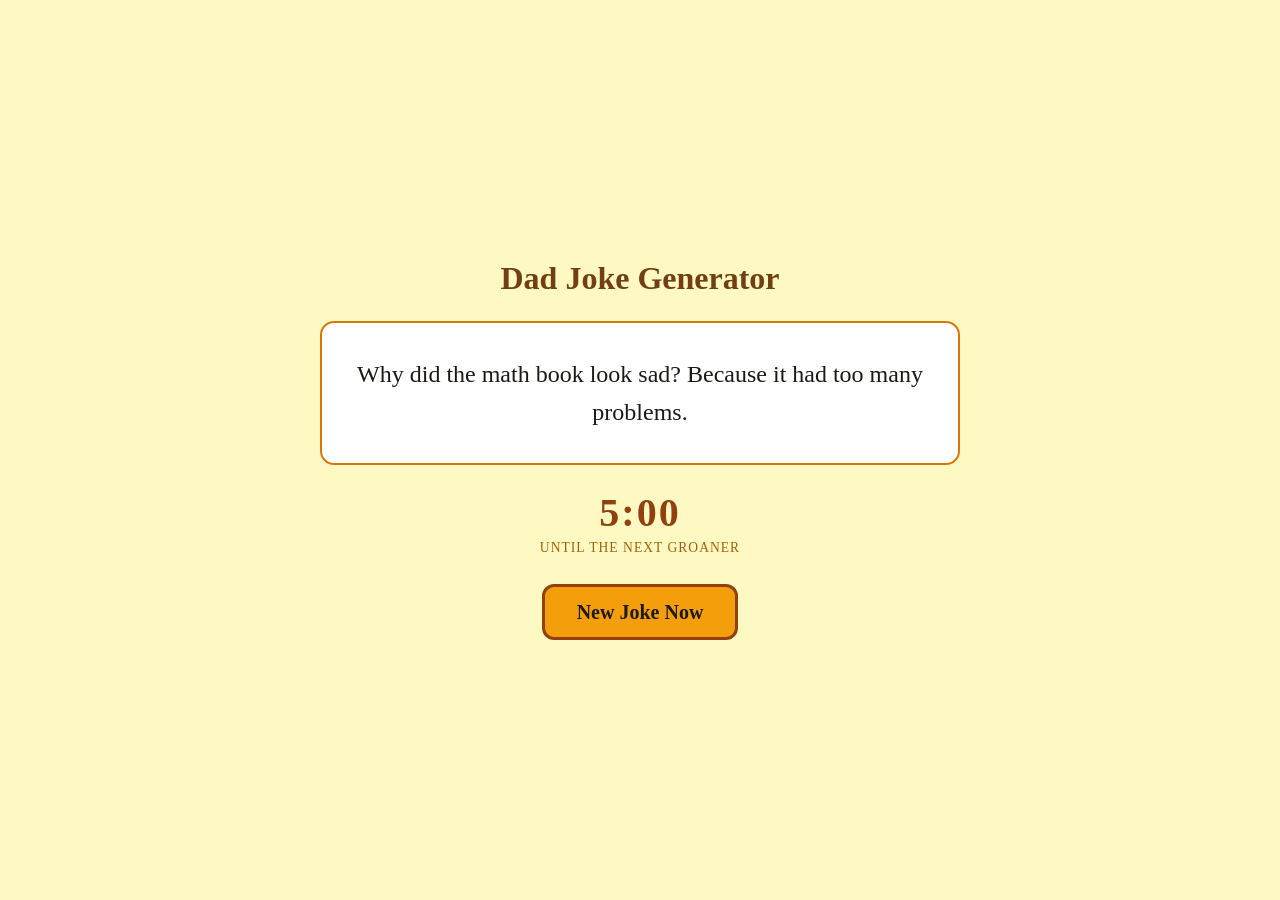
<file: dad-joke-generator/index.html>
<!DOCTYPE html>
<html lang="en">
<head>
  <meta charset="UTF-8" />
  <meta name="viewport" content="width=device-width, initial-scale=1.0" />
  <title>Dad Joke Generator</title>
  <style>
    *, *::before, *::after { box-sizing: border-box; margin: 0; padding: 0; }

    body {
      min-height: 100vh;
      display: flex;
      flex-direction: column;
      align-items: center;
      justify-content: center;
      background: #fef9c3;
      font-family: 'Georgia', serif;
      padding: 2rem;
      color: #1c1917;
    }

    h1 {
      font-size: 2rem;
      color: #713f12;
      margin-bottom: 1.5rem;
      text-align: center;
    }

    #joke-box {
      max-width: 640px;
      width: 100%;
      min-height: 8rem;
      background: #fff;
      border: 2px solid #d97706;
      border-radius: 14px;
      padding: 2rem;
      font-size: 1.5rem;
      line-height: 1.6;
      text-align: center;
      display: flex;
      align-items: center;
      justify-content: center;
    }

    #timer {
      margin-top: 1.5rem;
      font-size: 2.5rem;
      font-weight: bold;
      color: #92400e;
      font-variant-numeric: tabular-nums;
      letter-spacing: 2px;
    }

    #timer-label {
      font-size: 0.85rem;
      color: #a16207;
      text-transform: uppercase;
      letter-spacing: 1px;
      margin-top: 0.25rem;
    }

    #joke-btn {
      margin-top: 1.75rem;
      font-size: 1.25rem;
      font-weight: bold;
      padding: 0.85rem 2rem;
      border: 3px solid #92400e;
      border-radius: 12px;
      background: #f59e0b;
      color: #1c1917;
      cursor: pointer;
      transition: background 0.15s, transform 0.1s;
      user-select: none;
      font-family: inherit;
    }

    #joke-btn:hover { background: #d97706; }
    #joke-btn:active { transform: scale(0.97); }
  </style>
</head>
<body>

  <h1>Dad Joke Generator</h1>

  <div id="joke-box" role="status" aria-live="polite">Loading a joke…</div>

  <div id="timer" aria-live="off">5:00</div>
  <div id="timer-label">until the next groaner</div>

  <button id="joke-btn">New Joke Now</button>

  <script src="script.js"></script>
</body>
</html>
</file>
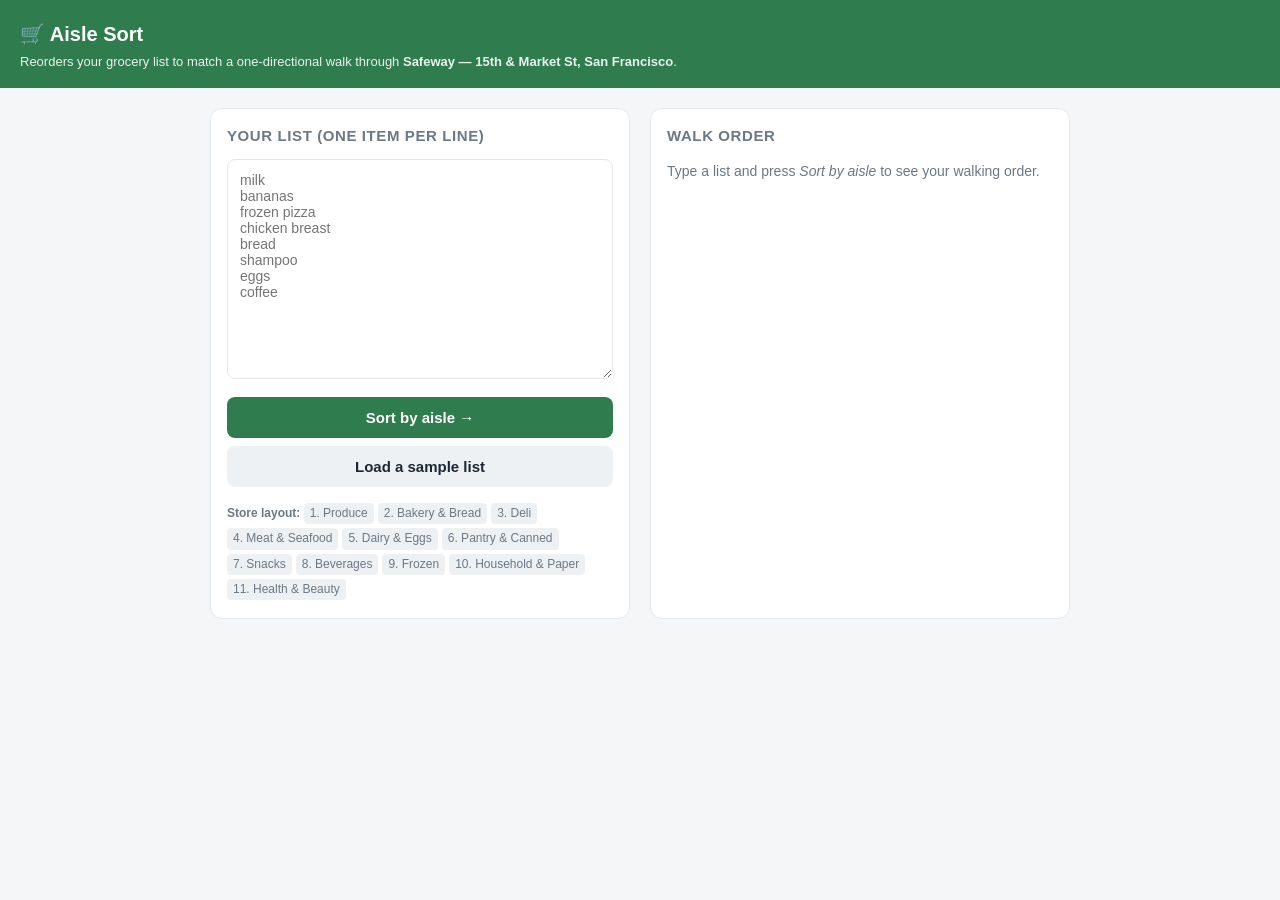
<file: grocery-store-efficient-app/index.html>
<!DOCTYPE html>
<html lang="en">
<head>
<meta charset="UTF-8" />
<meta name="viewport" content="width=device-width, initial-scale=1.0" />
<title>Aisle Sort — Safeway on Market St</title>
<style>
  :root {
    --bg: #f4f6f8;
    --card: #ffffff;
    --ink: #1c2733;
    --muted: #6b7885;
    --accent: #2f7d4f;
    --accent-dark: #245e3c;
    --line: #e3e8ee;
    --warn: #b45309;
    --warnbg: #fef3c7;
  }
  * { box-sizing: border-box; }
  body {
    margin: 0;
    font-family: -apple-system, BlinkMacSystemFont, "Segoe UI", Roboto, Helvetica, Arial, sans-serif;
    background: var(--bg);
    color: var(--ink);
    line-height: 1.45;
  }
  header {
    background: var(--accent);
    color: #fff;
    padding: 20px 20px 16px;
  }
  header h1 { margin: 0 0 4px; font-size: 20px; }
  header p { margin: 0; font-size: 13px; opacity: 0.9; }
  .wrap {
    max-width: 900px;
    margin: 0 auto;
    padding: 20px;
    display: grid;
    grid-template-columns: 1fr 1fr;
    gap: 20px;
  }
  @media (max-width: 720px) { .wrap { grid-template-columns: 1fr; } }
  .card {
    background: var(--card);
    border: 1px solid var(--line);
    border-radius: 12px;
    padding: 16px;
  }
  h2 { font-size: 15px; margin: 0 0 12px; text-transform: uppercase; letter-spacing: 0.04em; color: var(--muted); }
  textarea {
    width: 100%;
    height: 220px;
    resize: vertical;
    border: 1px solid var(--line);
    border-radius: 8px;
    padding: 12px;
    font-size: 14px;
    font-family: inherit;
  }
  .btn {
    margin-top: 12px;
    width: 100%;
    background: var(--accent);
    color: #fff;
    border: none;
    border-radius: 8px;
    padding: 12px;
    font-size: 15px;
    font-weight: 600;
    cursor: pointer;
  }
  .btn:hover { background: var(--accent-dark); }
  .btn.secondary { background: #eef1f4; color: var(--ink); margin-top: 8px; }
  .aisle { margin-bottom: 18px; }
  .aisle-head {
    display: flex; align-items: baseline; gap: 8px;
    border-bottom: 2px solid var(--accent);
    padding-bottom: 4px; margin-bottom: 8px;
  }
  .aisle-num {
    background: var(--accent); color: #fff; font-size: 12px; font-weight: 700;
    border-radius: 6px; padding: 2px 8px;
  }
  .aisle-name { font-weight: 700; text-transform: capitalize; }
  ul.items { list-style: none; margin: 0; padding: 0; }
  ul.items li {
    padding: 6px 8px; border-radius: 6px; display: flex;
    justify-content: space-between; align-items: center; gap: 10px;
  }
  ul.items li:nth-child(odd) { background: #f7f9fb; }
  .item-name { text-transform: capitalize; }
  .unmatched-badge { font-size: 11px; color: var(--warn); background: var(--warnbg); padding: 1px 6px; border-radius: 4px; }
  select {
    font-size: 12px; padding: 3px 6px; border: 1px solid var(--line); border-radius: 6px;
  }
  .empty { color: var(--muted); font-size: 14px; }
  .map { font-size: 12px; color: var(--muted); margin-top: 14px; }
  .map span { display: inline-block; margin: 2px 4px 2px 0; padding: 2px 6px; background: #eef1f4; border-radius: 4px; }
</style>
</head>
<body>
<header>
  <h1>🛒 Aisle Sort</h1>
  <p>Reorders your grocery list to match a one-directional walk through <strong>Safeway — 15th & Market St, San Francisco</strong>.</p>
</header>

<div class="wrap">
  <section class="card">
    <h2>Your list (one item per line)</h2>
    <textarea id="input" placeholder="milk&#10;bananas&#10;frozen pizza&#10;chicken breast&#10;bread&#10;shampoo&#10;eggs&#10;coffee"></textarea>
    <button class="btn" id="sortBtn">Sort by aisle →</button>
    <button class="btn secondary" id="sampleBtn">Load a sample list</button>
    <div class="map" id="storeMap"></div>
  </section>

  <section class="card">
    <h2>Walk order</h2>
    <div id="output"><p class="empty">Type a list and press <em>Sort by aisle</em> to see your walking order.</p></div>
  </section>
</div>

<script>
// ===== HARDCODED STORE LAYOUT =====
// Safeway at 15th & Market St, San Francisco — front-to-back, left-to-right walking order.
// "order" = physical sequence you encounter aisles as you walk one direction.
const STORE = [
  { id: 'produce',   name: 'Produce',            order: 1,  keywords: ['banana','apple','lettuce','tomato','onion','potato','carrot','avocado','spinach','pepper','broccoli','lemon','lime','garlic','cucumber','celery','berry','strawberr','grape','orange','fruit','veggie','vegetable','salad','herb','cilantro','kale','mushroom'] },
  { id: 'bakery',    name: 'Bakery & Bread',     order: 2,  keywords: ['bread','bagel','baguette','muffin','croissant','tortilla','bun','roll','cake','donut','pita','naan'] },
  { id: 'deli',      name: 'Deli',               order: 3,  keywords: ['deli','ham','turkey slice','salami','prosciutto','hummus','olive','rotisserie'] },
  { id: 'meat',      name: 'Meat & Seafood',     order: 4,  keywords: ['chicken','beef','pork','steak','bacon','sausage','ground','fish','salmon','shrimp','turkey','tofu','ribs','lamb'] },
  { id: 'dairy',     name: 'Dairy & Eggs',       order: 5,  keywords: ['milk','cheese','yogurt','butter','egg','cream','sour cream','half and half','margarine','kefir'] },
  { id: 'pantry',    name: 'Pantry & Canned',    order: 6,  keywords: ['pasta','rice','bean','sauce','can','soup','oil','vinegar','flour','sugar','spice','salt','pepper corn','cereal','oat','peanut butter','jam','honey','ketchup','mustard','mayo','broth','noodle','tomato sauce'] },
  { id: 'snacks',    name: 'Snacks',             order: 7,  keywords: ['chip','cracker','cookie','pretzel','popcorn','candy','chocolate','nut','granola bar','snack'] },
  { id: 'beverages', name: 'Beverages',          order: 8,  keywords: ['water','soda','juice','coffee','tea','beer','wine','cola','sparkling','drink','kombucha'] },
  { id: 'frozen',    name: 'Frozen',             order: 9,  keywords: ['frozen','ice cream','pizza','waffle','popsicle','frozen meal','fries'] },
  { id: 'household', name: 'Household & Paper',   order: 10, keywords: ['paper towel','toilet paper','detergent','soap','dish','trash bag','cleaner','foil','napkin','sponge','bleach'] },
  { id: 'personal',  name: 'Health & Beauty',    order: 11, keywords: ['shampoo','toothpaste','toothbrush','deodorant','lotion','razor','vitamin','medicine','bandage','conditioner','floss'] }
];

const UNMATCHED = { id: '__none__', name: 'Not matched', order: 999 };

function matchCategory(rawItem) {
  const item = rawItem.toLowerCase();
  for (const aisle of STORE) {
    for (const kw of aisle.keywords) {
      if (item.includes(kw)) return aisle.id;
    }
  }
  return UNMATCHED.id;
}

function getAisle(id) { return STORE.find(a => a.id === id) || UNMATCHED; }

let currentItems = []; // {name, catId}

function parseAndMatch() {
  const lines = document.getElementById('input').value
    .split('\n').map(s => s.trim()).filter(Boolean);
  currentItems = lines.map(name => ({ name, catId: matchCategory(name) }));
  render();
}

function render() {
  const out = document.getElementById('output');
  if (currentItems.length === 0) {
    out.innerHTML = '<p class="empty">No items yet. Add some to your list.</p>';
    return;
  }
  // group by category
  const groups = {};
  currentItems.forEach((it, idx) => {
    (groups[it.catId] = groups[it.catId] || []).push({ ...it, idx });
  });
  // order aisles by physical order; unmatched last
  const orderedIds = Object.keys(groups).sort((a, b) => getAisle(a).order - getAisle(b).order);

  let html = '';
  orderedIds.forEach(catId => {
    const aisle = getAisle(catId);
    const isUnmatched = catId === UNMATCHED.id;
    html += '<div class="aisle">';
    html += '<div class="aisle-head">';
    if (!isUnmatched) html += '<span class="aisle-num">' + aisle.order + '</span>';
    html += '<span class="aisle-name">' + aisle.name + '</span></div>';
    html += '<ul class="items">';
    groups[catId].forEach(it => {
      html += '<li><span class="item-name">' + escapeHtml(it.name) + '</span>';
      // override dropdown
      let sel = '<select data-idx="' + it.idx + '">';
      sel += '<option value="__none__"' + (catId === '__none__' ? ' selected' : '') + '>— pick aisle —</option>';
      STORE.forEach(a => {
        sel += '<option value="' + a.id + '"' + (a.id === catId ? ' selected' : '') + '>' + a.name + '</option>';
      });
      sel += '</select>';
      if (isUnmatched) html += '<span class="unmatched-badge">choose aisle</span>';
      html += sel + '</li>';
    });
    html += '</ul></div>';
  });
  out.innerHTML = html;

  out.querySelectorAll('select').forEach(s => {
    s.addEventListener('change', e => {
      const idx = +e.target.getAttribute('data-idx');
      currentItems[idx].catId = e.target.value;
      render();
    });
  });
}

function escapeHtml(s) {
  return s.replace(/[&<>"']/g, c => ({'&':'&amp;','<':'&lt;','>':'&gt;','"':'&quot;',"'":'&#39;'}[c]));
}

document.getElementById('sortBtn').addEventListener('click', parseAndMatch);
document.getElementById('sampleBtn').addEventListener('click', () => {
  document.getElementById('input').value =
    'bananas\nmilk\nfrozen pizza\nchicken breast\nsourdough bread\nshampoo\neggs\ncoffee\ntortilla chips\nsparkling water\npaper towels\ngreek yogurt\nunicorn dust';
  parseAndMatch();
});

// show the store map
document.getElementById('storeMap').innerHTML =
  '<strong>Store layout:</strong> ' + STORE.map(a => '<span>' + a.order + '. ' + a.name + '</span>').join('');
</script>
</body>
</html>
</file>
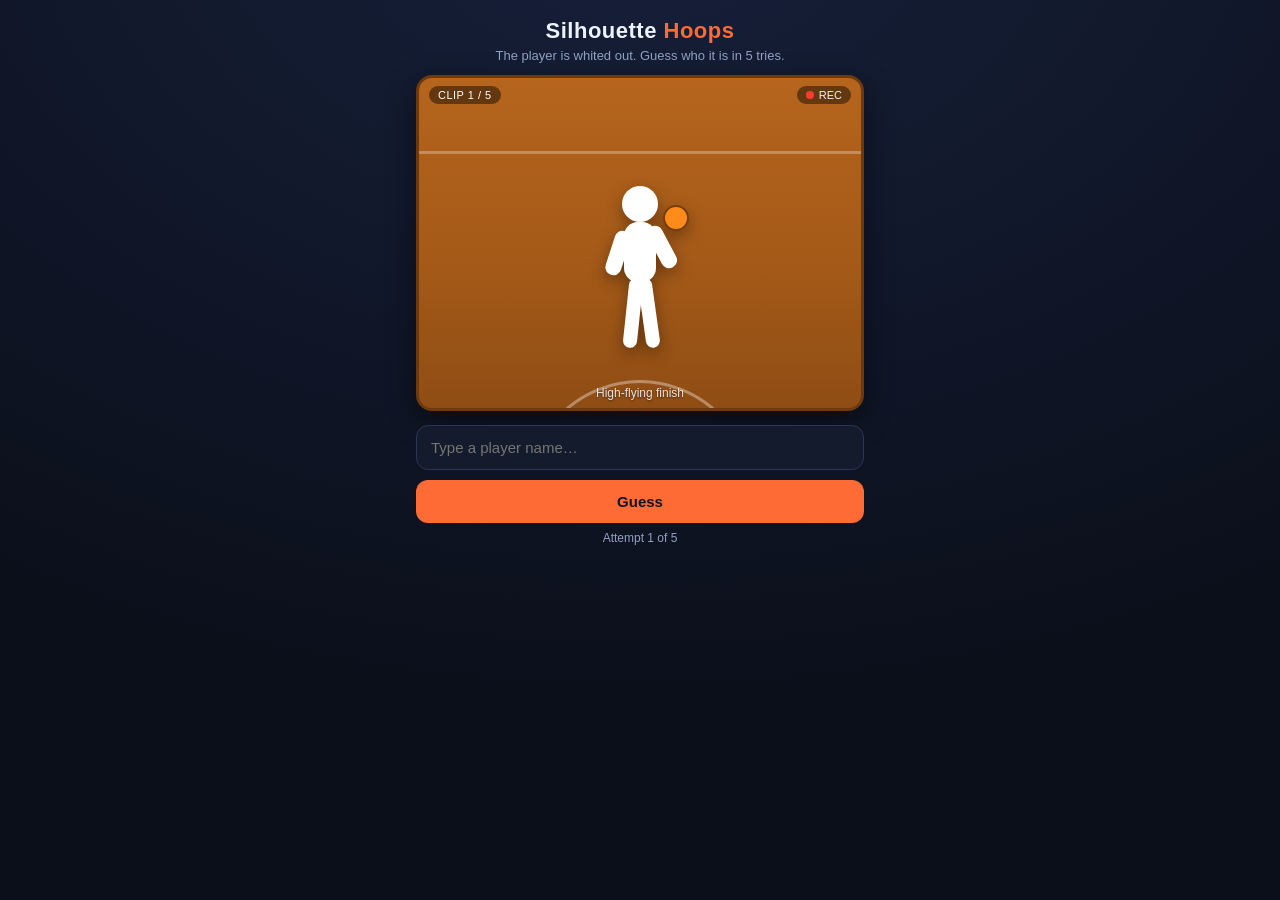
<file: guess-the-player-daily-game-nba-or-nfl/index.html>
<!DOCTYPE html>
<html lang="en">
<head>
<meta charset="UTF-8" />
<meta name="viewport" content="width=device-width, initial-scale=1.0" />
<title>Silhouette Hoops — Guess the NBA Player</title>
<style>
  :root {
    --bg: #0b0f1a;
    --panel: #141b2d;
    --panel2: #1c2540;
    --ink: #eef2ff;
    --muted: #93a0c2;
    --accent: #ff6b35;
    --green: #2ecc71;
    --yellow: #f1c40f;
    --red: #e74c3c;
    --line: #2a3557;
  }
  * { box-sizing: border-box; }
  html, body { margin: 0; padding: 0; }
  body {
    font-family: -apple-system, BlinkMacSystemFont, "Segoe UI", Roboto, Helvetica, Arial, sans-serif;
    background: radial-gradient(1200px 800px at 50% -10%, #16203a, var(--bg));
    color: var(--ink);
    min-height: 100vh;
    display: flex;
    justify-content: center;
  }
  .wrap { width: 100%; max-width: 480px; padding: 18px 16px 60px; }
  header { text-align: center; margin-bottom: 12px; }
  header h1 { font-size: 22px; margin: 0; letter-spacing: .5px; }
  header h1 span { color: var(--accent); }
  header p { margin: 4px 0 0; color: var(--muted); font-size: 13px; }

  /* Clip stage */
  .stage {
    position: relative;
    background: linear-gradient(180deg, #b5651d 0%, #a55a18 55%, #8f4d14 100%);
    border-radius: 16px;
    aspect-ratio: 4 / 3;
    overflow: hidden;
    border: 3px solid #6d3a0f;
    box-shadow: 0 10px 30px rgba(0,0,0,.45);
  }
  /* court lines */
  .stage::before {
    content: "";
    position: absolute; left: 50%; bottom: -60%;
    width: 220px; height: 220px;
    border: 3px solid rgba(255,255,255,.35);
    border-radius: 50%;
    transform: translateX(-50%);
  }
  .stage::after {
    content: "";
    position: absolute; left: 0; right: 0; top: 22%;
    height: 3px; background: rgba(255,255,255,.28);
  }
  .clip-label {
    position: absolute; top: 8px; left: 10px; z-index: 5;
    background: rgba(0,0,0,.45); color:#fff; padding: 3px 9px;
    border-radius: 999px; font-size: 11px; letter-spacing: .5px;
  }
  .rec {
    position:absolute; top: 8px; right: 10px; z-index:5;
    display:flex; align-items:center; gap:5px; font-size: 11px;
    background: rgba(0,0,0,.45); padding:3px 9px; border-radius:999px;
  }
  .rec .dot { width:8px; height:8px; border-radius:50%; background:#ff3b30; animation: blink 1s infinite; }
  @keyframes blink { 50% { opacity:.2; } }

  /* Silhouette figure (whited-out player) */
  .figure {
    position: absolute;
    left: 50%; bottom: 6%;
    transform: translateX(-50%);
    width: 120px; height: 210px;
    filter: drop-shadow(0 6px 8px rgba(0,0,0,.35));
  }
  .sil { fill: #ffffff; }
  .ball { fill: #ff8c1a; stroke:#7a3d0a; stroke-width:2; }

  /* motion per clip */
  .anim-dribble { animation: dribble 1.4s ease-in-out infinite; }
  .anim-shoot   { animation: shoot 2.2s ease-in-out infinite; }
  .anim-drive   { animation: drive 1.8s ease-in-out infinite; }
  .anim-dunk    { animation: dunk 2.0s ease-in-out infinite; }
  .anim-post    { animation: post 2.4s ease-in-out infinite; }
  @keyframes dribble { 0%,100%{transform:translateX(-50%) translateY(0)} 50%{transform:translateX(-50%) translateY(-8px)} }
  @keyframes shoot { 0%,60%{transform:translateX(-50%) rotate(0)} 75%{transform:translateX(-50%) translateY(-14px)} 100%{transform:translateX(-50%)} }
  @keyframes drive { 0%,100%{transform:translateX(-64%)} 50%{transform:translateX(-36%)} }
  @keyframes dunk { 0%,100%{transform:translateX(-50%) translateY(0)} 40%{transform:translateX(-50%) translateY(-24px)} }
  @keyframes post { 0%,100%{transform:translateX(-54%) rotate(-3deg)} 50%{transform:translateX(-46%) rotate(3deg)} }

  .clip-hint {
    position:absolute; bottom:8px; left:0; right:0; text-align:center;
    color:rgba(255,255,255,.85); font-size:12px; z-index:5; text-shadow:0 1px 2px rgba(0,0,0,.5);
  }

  /* Guess input */
  .guessbar { position: relative; margin-top: 14px; }
  .guessbar input {
    width: 100%; padding: 13px 14px; font-size: 15px;
    border-radius: 12px; border: 1px solid var(--line);
    background: var(--panel); color: var(--ink); outline: none;
  }
  .guessbar input:focus { border-color: var(--accent); }
  .ac {
    position: absolute; z-index: 20; left: 0; right: 0; top: 52px;
    background: var(--panel2); border: 1px solid var(--line);
    border-radius: 12px; max-height: 220px; overflow-y: auto;
    box-shadow: 0 12px 24px rgba(0,0,0,.5);
  }
  .ac div { padding: 10px 14px; cursor: pointer; font-size: 14px; border-bottom: 1px solid var(--line); }
  .ac div:last-child { border-bottom: none; }
  .ac div:hover, .ac div.active { background: var(--accent); color: #101010; }
  .ac .meta { color: var(--muted); font-size: 12px; }
  .ac div:hover .meta, .ac div.active .meta { color:#3a1f0a; }

  .btn {
    margin-top: 10px; width: 100%; padding: 13px; border: none; cursor: pointer;
    background: var(--accent); color: #10141f; font-weight: 700; font-size: 15px;
    border-radius: 12px;
  }
  .btn:disabled { opacity: .5; cursor: default; }
  .attempts { text-align:center; color: var(--muted); font-size: 12px; margin-top: 8px; }

  /* Guess rows */
  .rows { margin-top: 14px; display: flex; flex-direction: column; gap: 8px; }
  .row {
    display: grid; grid-template-columns: 1.5fr repeat(4, 1fr); gap: 6px;
    align-items: stretch;
  }
  .cell {
    background: var(--panel); border: 1px solid var(--line);
    border-radius: 8px; padding: 8px 6px; text-align: center;
    font-size: 11px; line-height: 1.25;
  }
  .cell .k { display:block; color: var(--muted); font-size: 9px; text-transform: uppercase; letter-spacing:.5px; }
  .cell .v { display:block; font-weight: 600; margin-top: 2px; }
  .cell.name { text-align:left; background: var(--panel2); font-size:12px; }
  .cell.g { background: var(--green); color:#06210f; border-color: var(--green); }
  .cell.y { background: var(--yellow); color:#3a2f04; border-color: var(--yellow); }
  .cell.r { background: var(--red); color:#2c0806; border-color: var(--red); }
  .head { color: var(--muted); font-size:9px; text-transform:uppercase; letter-spacing:.5px; }

  /* End screen */
  .end { margin-top: 16px; background: var(--panel); border:1px solid var(--line); border-radius:14px; padding:18px; text-align:center; }
  .end h2 { margin: 0 0 6px; }
  .end .ans { font-size: 20px; color: var(--accent); font-weight:800; }
  .grid { font-size: 22px; letter-spacing:2px; line-height: 1.5; margin: 12px 0; white-space: pre; }
  .end small { color: var(--muted); }
  .legend { margin-top:10px; color:var(--muted); font-size:11px; display:flex; gap:12px; justify-content:center; flex-wrap:wrap;}
  .legend b { color: var(--ink); font-weight:600; }
  .hidden { display: none; }
</style>
</head>
<body>
<div class="wrap">
  <header>
    <h1>Silhouette <span>Hoops</span></h1>
    <p>The player is whited out. Guess who it is in 5 tries.</p>
  </header>

  <div class="stage" id="stage">
    <div class="clip-label" id="clipLabel">CLIP 1 / 5</div>
    <div class="rec"><span class="dot"></span>REC</div>
    <div id="figWrap"></div>
    <div class="clip-hint" id="clipHint"></div>
  </div>

  <div class="guessbar" id="guessWrap">
    <input id="guess" type="text" placeholder="Type a player name…" autocomplete="off" />
    <div class="ac hidden" id="ac"></div>
    <button class="btn" id="submit">Guess</button>
    <div class="attempts" id="attemptsInfo"></div>
  </div>

  <div class="rows" id="rows"></div>

  <div class="end hidden" id="end"></div>
</div>

<script>
/* ---------- Mock data: 12 NBA players (silhouette clip metadata) ---------- */
const PLAYERS = [
  { name:"Stephen Curry",     team:"Warriors",   conf:"West", div:"Pacific",   pos:"Guard",   jersey:"Blue/Gold",  pose:"anim-shoot",   hint:"Behind-the-arc launch" },
  { name:"LeBron James",      team:"Lakers",     conf:"West", div:"Pacific",   pos:"Forward", jersey:"Purple/Gold",pose:"anim-drive",   hint:"Coast-to-coast drive" },
  { name:"Giannis Antetokounmpo", team:"Bucks",  conf:"East", div:"Central",   pos:"Forward", jersey:"Green/Cream",pose:"anim-dunk",    hint:"Euro-step to the rim" },
  { name:"Nikola Jokic",      team:"Nuggets",    conf:"West", div:"Northwest", pos:"Center",  jersey:"Navy/Gold",  pose:"anim-post",    hint:"Bully post move" },
  { name:"Kevin Durant",      team:"Suns",       conf:"West", div:"Pacific",   pos:"Forward", jersey:"Purple/Orange",pose:"anim-shoot", hint:"High-release jumper" },
  { name:"Luka Doncic",       team:"Mavericks",  conf:"West", div:"Southwest", pos:"Guard",   jersey:"Blue/White", pose:"anim-drive",   hint:"Step-back setup" },
  { name:"Joel Embiid",       team:"76ers",      conf:"East", div:"Atlantic",  pos:"Center",  jersey:"Blue/Red",   pose:"anim-post",    hint:"Face-up in the post" },
  { name:"Jayson Tatum",      team:"Celtics",    conf:"East", div:"Atlantic",  pos:"Forward", jersey:"Green/White",pose:"anim-shoot",   hint:"Elbow pull-up" },
  { name:"Damian Lillard",    team:"Bucks",      conf:"East", div:"Central",   pos:"Guard",   jersey:"Green/Cream",pose:"anim-shoot",   hint:"Deep logo three" },
  { name:"Ja Morant",         team:"Grizzlies",  conf:"West", div:"Southwest", pos:"Guard",   jersey:"Navy/Blue",  pose:"anim-dunk",    hint:"High-flying finish" },
  { name:"Anthony Davis",     team:"Lakers",     conf:"West", div:"Pacific",   pos:"Center",  jersey:"Purple/Gold",pose:"anim-post",    hint:"Interior anchor" },
  { name:"Jimmy Butler",      team:"Heat",       conf:"East", div:"Southeast", pos:"Forward", jersey:"Red/Black",  pose:"anim-drive",   hint:"Physical downhill drive" },
];

/* SVG silhouette body — same for every player (that's the whole point) */
function svgFor(){
  return `
  <svg class="figure ANIM" viewBox="0 0 120 210" xmlns="http://www.w3.org/2000/svg">
    <circle class="sil" cx="60" cy="26" r="18"/>
    <rect class="sil" x="44" y="44" width="32" height="60" rx="14"/>
    <rect class="sil" x="30" y="52" width="16" height="46" rx="8" transform="rotate(18 38 75)"/>
    <rect class="sil" x="74" y="46" width="16" height="46" rx="8" transform="rotate(-28 82 69)"/>
    <rect class="sil" x="46" y="100" width="14" height="70" rx="7" transform="rotate(6 53 135)"/>
    <rect class="sil" x="62" y="100" width="14" height="70" rx="7" transform="rotate(-8 69 135)"/>
    <circle class="ball" cx="96" cy="40" r="12"/>
  </svg>`;
}

/* ---------- Daily answer (deterministic per date) ---------- */
function todaySeed(){
  const d = new Date();
  return d.getFullYear()*10000 + (d.getMonth()+1)*100 + d.getDate();
}
const answer = PLAYERS[ todaySeed() % PLAYERS.length ];

/* clip order: answer's own poses cycled to give varied "footage" */
const CLIP_HINTS = [answer.hint, "Different angle", "Slow-mo replay", "Sideline cam", "Baseline cam"];
const CLIP_POSES = [answer.pose, "anim-drive", "anim-dribble", "anim-shoot", "anim-dunk"];

const MAX = 5;
let attempt = 0;
let over = false;
const guesses = [];

/* ---------- DOM ---------- */
const figWrap = document.getElementById('figWrap');
const clipLabel = document.getElementById('clipLabel');
const clipHint = document.getElementById('clipHint');
const input = document.getElementById('guess');
const ac = document.getElementById('ac');
const submitBtn = document.getElementById('submit');
const rowsEl = document.getElementById('rows');
const endEl = document.getElementById('end');
const attemptsInfo = document.getElementById('attemptsInfo');
const guessWrap = document.getElementById('guessWrap');

function showClip(i){
  figWrap.innerHTML = svgFor().replace('ANIM', CLIP_POSES[i]);
  clipLabel.textContent = `CLIP ${i+1} / ${MAX}`;
  clipHint.textContent = CLIP_HINTS[i];
}
showClip(0);
updateAttempts();

function updateAttempts(){
  attemptsInfo.textContent = `Attempt ${Math.min(attempt+1,MAX)} of ${MAX}`;
}

/* ---------- Autocomplete ---------- */
let acItems = [], acIndex = -1;
input.addEventListener('input', () => {
  const q = input.value.trim().toLowerCase();
  if(!q){ hideAc(); return; }
  const guessed = new Set(guesses.map(g=>g.name));
  acItems = PLAYERS.filter(p => p.name.toLowerCase().includes(q) && !guessed.has(p.name)).slice(0,6);
  if(!acItems.length){ hideAc(); return; }
  ac.innerHTML = acItems.map((p,idx)=>
    `<div data-i="${idx}"><span>${p.name}</span> <span class="meta">${p.team} · ${p.pos}</span></div>`
  ).join('');
  ac.classList.remove('hidden');
  acIndex = -1;
  [...ac.children].forEach(c=>c.addEventListener('click',()=>pick(+c.dataset.i)));
});
function hideAc(){ ac.classList.add('hidden'); ac.innerHTML=''; acItems=[]; acIndex=-1; }
function pick(i){ input.value = acItems[i].name; hideAc(); input.focus(); }

input.addEventListener('keydown', (e)=>{
  if(ac.classList.contains('hidden')){
    if(e.key==='Enter') doGuess();
    return;
  }
  if(e.key==='ArrowDown'){ e.preventDefault(); acIndex=(acIndex+1)%acItems.length; paintAc(); }
  else if(e.key==='ArrowUp'){ e.preventDefault(); acIndex=(acIndex-1+acItems.length)%acItems.length; paintAc(); }
  else if(e.key==='Enter'){ e.preventDefault(); if(acIndex>=0) pick(acIndex); else doGuess(); }
  else if(e.key==='Escape'){ hideAc(); }
});
function paintAc(){ [...ac.children].forEach((c,i)=>c.classList.toggle('active', i===acIndex)); }

document.addEventListener('click',(e)=>{ if(!guessWrap.contains(e.target)) hideAc(); });

/* ---------- Guess logic ---------- */
submitBtn.addEventListener('click', doGuess);

function cls(state){ return state==='g'?'g':state==='y'?'y':'r'; }

function evaluate(p){
  return {
    team:  p.team===answer.team ? 'g' : 'r',
    conf:  p.conf===answer.conf ? 'g' : 'r',
    pos:   p.pos===answer.pos ? 'g'
           : (posGroup(p.pos)===posGroup(answer.pos) ? 'y' : 'r'),
    div:   p.div===answer.div ? 'g'
           : (p.conf===answer.conf ? 'y' : 'r'),
    jersey: p.jersey===answer.jersey ? 'g'
           : sharesColor(p.jersey, answer.jersey) ? 'y' : 'r',
  };
}
function posGroup(pos){ return pos==='Center' ? 'big' : pos==='Forward' ? 'big' : 'perimeter'; }
function sharesColor(a,b){
  const A=a.toLowerCase().split('/'), B=b.toLowerCase().split('/');
  return A.some(c=>B.includes(c));
}

function doGuess(){
  if(over) return;
  const name = input.value.trim();
  const p = PLAYERS.find(x=>x.name.toLowerCase()===name.toLowerCase());
  if(!p){ input.focus(); input.style.borderColor='var(--red)'; setTimeout(()=>input.style.borderColor='',600); return; }
  if(guesses.some(g=>g.name===p.name)) return;

  const ev = evaluate(p);
  const correct = p.name===answer.name;
  guesses.push({name:p.name, ev, correct});
  renderRows();
  input.value=''; hideAc();
  attempt++;

  if(correct){ finish(true); return; }
  if(attempt>=MAX){ finish(false); return; }
  showClip(attempt);
  updateAttempts();
}

function renderRows(){
  const header = `<div class="row">
    <div class="head" style="text-align:left">Guess</div>
    <div class="head">Team</div>
    <div class="head">Conf</div>
    <div class="head">Pos</div>
    <div class="head">Jersey</div>
  </div>`;
  rowsEl.innerHTML = header + guesses.map(g=>{
    const p = PLAYERS.find(x=>x.name===g.name);
    return `<div class="row">
      <div class="cell name">${g.name}</div>
      <div class="cell ${g.ev.team}"><span class="v">${p.team}</span></div>
      <div class="cell ${g.ev.conf}"><span class="v">${p.conf}</span></div>
      <div class="cell ${g.ev.pos}"><span class="v">${p.pos}</span></div>
      <div class="cell ${g.ev.jersey}"><span class="v">${p.jersey}</span></div>
    </div>`;
  }).join('');
}

/* ---------- End screen + share ---------- */
function emojiFor(s){ return s==='g'?'🟩':s==='y'?'🟨':'🟥'; }
function buildGrid(){
  return guesses.map(g=>{
    if(g.correct) return '🟩🟩🟩🟩🟩';
    return emojiFor(g.ev.team)+emojiFor(g.ev.conf)+emojiFor(g.ev.pos)+emojiFor(g.ev.jersey)+'⬛';
  }).join('\n');
}

function finish(won){
  over = true;
  guessWrap.classList.add('hidden');
  // reveal player: tint silhouette accent to signal "revealed"
  clipLabel.textContent = 'REVEALED';
  clipHint.textContent = answer.hint;
  const grid = buildGrid();
  const shareText = `Silhouette Hoops #${todaySeed()}\n${won? guesses.length : 'X'}/${MAX}\n${grid}`;
  endEl.classList.remove('hidden');
  endEl.innerHTML = `
    <h2>${won ? '🏀 Nailed it!' : 'So close!'}</h2>
    <div class="ans">${answer.name}</div>
    <small>${answer.team} · ${answer.conf} · ${answer.pos} · ${answer.jersey}</small>
    <div class="grid">${grid}</div>
    <button class="btn" id="shareBtn">Copy share result</button>
    <div class="legend">
      <span>🟩 <b>exact</b></span>
      <span>🟨 <b>partial</b></span>
      <span>🟥 <b>miss</b></span>
    </div>
    <div class="legend" style="margin-top:6px">Order: Team · Conf · Pos · Jersey</div>
  `;
  document.getElementById('shareBtn').addEventListener('click', ()=>{
    navigator.clipboard?.writeText(shareText).then(()=>{
      const b=document.getElementById('shareBtn'); b.textContent='Copied! ✅';
      setTimeout(()=>b.textContent='Copy share result',1600);
    }).catch(()=>{ prompt('Copy your result:', shareText); });
  });
  endEl.scrollIntoView({behavior:'smooth'});
}
</script>
</body>
</html>
</file>
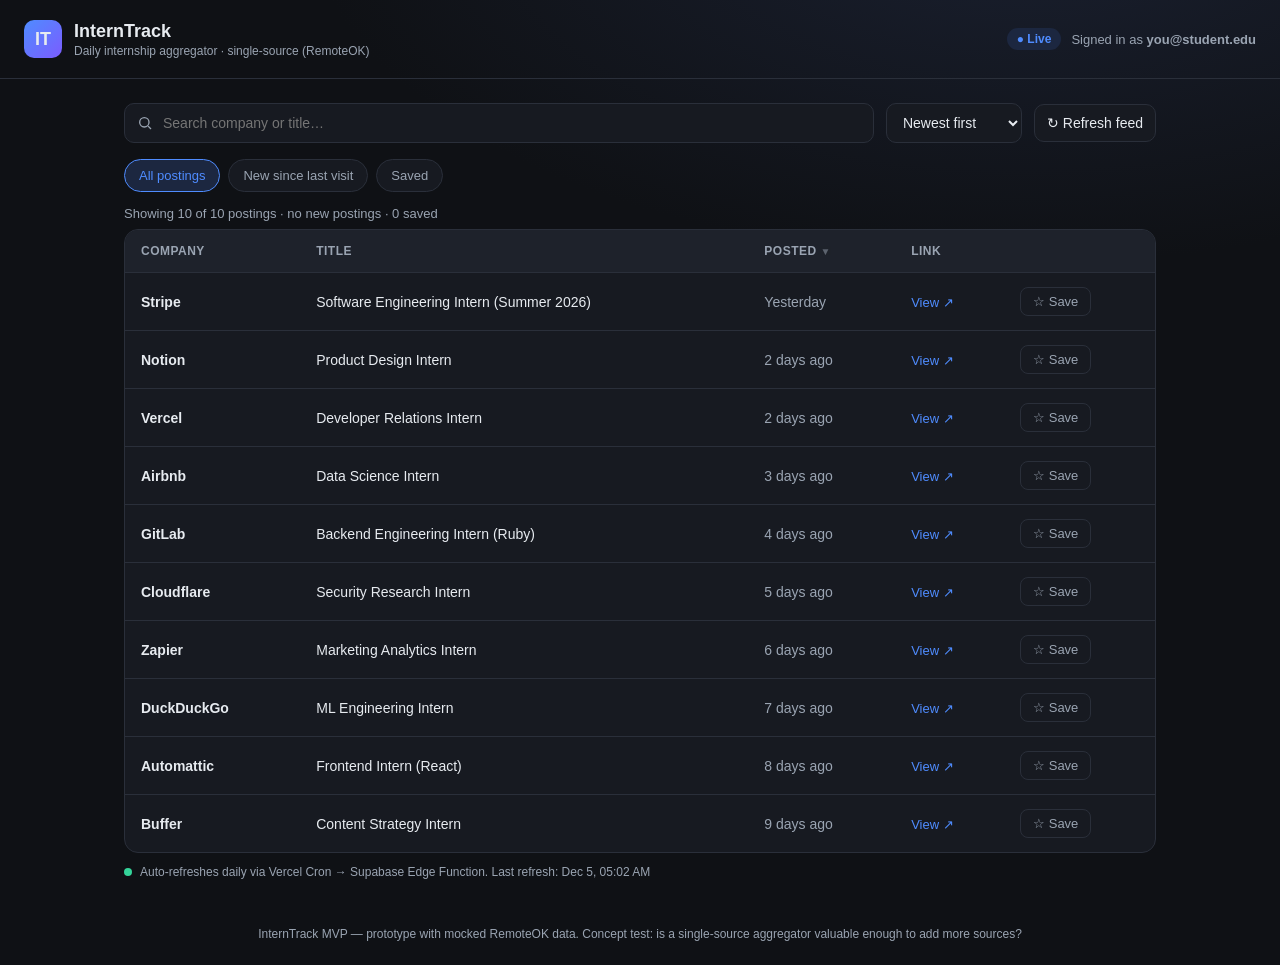
<file: internship-schedule-tracker-gives-me-updated-internships-for/index.html>
<!DOCTYPE html>
<html lang="en">
<head>
<meta charset="UTF-8" />
<meta name="viewport" content="width=device-width, initial-scale=1.0" />
<title>InternTrack — Daily Internship Aggregator</title>
<style>
  :root {
    --bg: #0f1115;
    --panel: #171a21;
    --panel-2: #1e222b;
    --border: #2a2f3a;
    --text: #e7ebf0;
    --muted: #9aa4b2;
    --accent: #4f8cff;
    --accent-soft: #1c2740;
    --new: #ffd54a;
    --new-bg: #2a2410;
    --green: #34d399;
  }
  * { box-sizing: border-box; }
  body {
    margin: 0;
    font-family: -apple-system, BlinkMacSystemFont, "Segoe UI", Roboto, Helvetica, Arial, sans-serif;
    background: radial-gradient(1200px 600px at 80% -10%, #1a2030 0%, var(--bg) 60%);
    color: var(--text);
    min-height: 100vh;
  }
  header {
    padding: 20px 24px;
    border-bottom: 1px solid var(--border);
    display: flex;
    align-items: center;
    justify-content: space-between;
    flex-wrap: wrap;
    gap: 12px;
  }
  .brand { display: flex; align-items: center; gap: 12px; }
  .logo {
    width: 38px; height: 38px; border-radius: 10px;
    background: linear-gradient(135deg, var(--accent), #7b5cff);
    display: grid; place-items: center; font-weight: 800; font-size: 18px;
  }
  h1 { font-size: 18px; margin: 0; }
  .sub { color: var(--muted); font-size: 12px; margin-top: 2px; }
  .userbox { display: flex; align-items: center; gap: 10px; font-size: 13px; color: var(--muted); }
  .badge {
    background: var(--accent-soft); color: var(--accent);
    padding: 4px 10px; border-radius: 999px; font-size: 12px; font-weight: 600;
  }
  main { max-width: 1080px; margin: 0 auto; padding: 24px; }

  .toolbar {
    display: flex; gap: 12px; flex-wrap: wrap; align-items: center;
    margin-bottom: 16px;
  }
  .search {
    flex: 1; min-width: 220px;
    display: flex; align-items: center; gap: 8px;
    background: var(--panel); border: 1px solid var(--border);
    border-radius: 10px; padding: 10px 12px;
  }
  .search input {
    flex: 1; background: transparent; border: none; outline: none;
    color: var(--text); font-size: 14px;
  }
  .search svg { flex: none; }
  select, .btn {
    background: var(--panel); color: var(--text);
    border: 1px solid var(--border); border-radius: 10px;
    padding: 10px 12px; font-size: 14px; cursor: pointer;
  }
  .btn.primary { background: var(--accent); border-color: var(--accent); color: #fff; font-weight: 600; }
  .tabs { display: flex; gap: 8px; margin-bottom: 14px; }
  .tab {
    padding: 8px 14px; border-radius: 999px; cursor: pointer;
    border: 1px solid var(--border); background: var(--panel);
    font-size: 13px; color: var(--muted);
  }
  .tab.active { background: var(--accent-soft); color: var(--accent); border-color: var(--accent); }
  .stat { font-size: 13px; color: var(--muted); margin-bottom: 8px; }
  .stat b { color: var(--new); }

  .table-wrap {
    background: var(--panel); border: 1px solid var(--border);
    border-radius: 14px; overflow: hidden;
  }
  table { width: 100%; border-collapse: collapse; }
  th, td { text-align: left; padding: 14px 16px; font-size: 14px; }
  th {
    background: var(--panel-2); color: var(--muted); font-weight: 600;
    font-size: 12px; text-transform: uppercase; letter-spacing: .04em;
    cursor: pointer; user-select: none; white-space: nowrap;
  }
  th .arrow { opacity: .5; font-size: 10px; }
  tbody tr { border-top: 1px solid var(--border); }
  tbody tr:hover { background: var(--panel-2); }
  tr.is-new { background: var(--new-bg); }
  tr.is-new:hover { background: #322b12; }
  .company { font-weight: 600; }
  .title-cell { color: var(--text); }
  .new-pill {
    display: inline-block; margin-left: 8px;
    background: var(--new); color: #2a2410; font-weight: 700;
    font-size: 10px; padding: 2px 7px; border-radius: 999px;
    vertical-align: middle;
  }
  td.date { color: var(--muted); white-space: nowrap; }
  a.link { color: var(--accent); text-decoration: none; font-size: 13px; }
  a.link:hover { text-decoration: underline; }
  .save-btn {
    background: transparent; border: 1px solid var(--border);
    color: var(--muted); border-radius: 8px; padding: 6px 12px;
    font-size: 13px; cursor: pointer; white-space: nowrap;
  }
  .save-btn:hover { border-color: var(--accent); color: var(--accent); }
  .save-btn.saved { background: var(--accent-soft); border-color: var(--accent); color: var(--accent); }
  .empty { padding: 40px; text-align: center; color: var(--muted); }
  footer { text-align: center; color: var(--muted); font-size: 12px; padding: 24px; }
  .refresh-note {
    display: flex; align-items: center; gap: 8px;
    color: var(--muted); font-size: 12px; margin-left: auto;
  }
  .dot { width: 8px; height: 8px; border-radius: 50%; background: var(--green); }
  .toast {
    position: fixed; bottom: 24px; left: 50%; transform: translateX(-50%);
    background: var(--panel-2); border: 1px solid var(--border);
    padding: 12px 18px; border-radius: 10px; font-size: 14px;
    box-shadow: 0 8px 30px rgba(0,0,0,.4); opacity: 0;
    transition: opacity .2s, transform .2s; pointer-events: none;
  }
  .toast.show { opacity: 1; transform: translateX(-50%) translateY(-4px); }
</style>
</head>
<body>
<header>
  <div class="brand">
    <div class="logo">IT</div>
    <div>
      <h1>InternTrack</h1>
      <div class="sub">Daily internship aggregator · single-source (RemoteOK)</div>
    </div>
  </div>
  <div class="userbox">
    <span class="badge">● Live</span>
    <span>Signed in as <b id="userEmail">you@student.edu</b></span>
  </div>
</header>

<main>
  <div class="toolbar">
    <div class="search">
      <svg width="16" height="16" viewBox="0 0 24 24" fill="none" stroke="#9aa4b2" stroke-width="2"><circle cx="11" cy="11" r="7"/><path d="M21 21l-4.3-4.3"/></svg>
      <input id="search" type="text" placeholder="Search company or title…" />
    </div>
    <select id="sortSelect">
      <option value="date-desc">Newest first</option>
      <option value="date-asc">Oldest first</option>
      <option value="company-asc">Company A–Z</option>
      <option value="title-asc">Title A–Z</option>
    </select>
    <button class="btn" id="refreshBtn">↻ Refresh feed</button>
  </div>

  <div class="tabs">
    <div class="tab active" data-view="all">All postings</div>
    <div class="tab" data-view="new">New since last visit</div>
    <div class="tab" data-view="saved">Saved</div>
  </div>

  <div class="stat" id="stat"></div>

  <div class="table-wrap">
    <table>
      <thead>
        <tr>
          <th data-key="company">Company <span class="arrow"></span></th>
          <th data-key="title">Title <span class="arrow"></span></th>
          <th data-key="date">Posted <span class="arrow">▼</span></th>
          <th>Link</th>
          <th></th>
        </tr>
      </thead>
      <tbody id="tbody"></tbody>
    </table>
    <div class="empty" id="empty" style="display:none;">No postings match your filters.</div>
  </div>

  <div class="refresh-note" style="margin-top:12px;">
    <span class="dot"></span>
    <span>Auto-refreshes daily via Vercel Cron → Supabase Edge Function. Last refresh: <span id="lastRefresh"></span></span>
  </div>
</main>

<footer>
  InternTrack MVP — prototype with mocked RemoteOK data. Concept test: is a single-source aggregator valuable enough to add more sources?
</footer>

<div class="toast" id="toast"></div>

<script>
// ============================================================
// InternTrack MVP — mocked single-source (RemoteOK) internship feed.
// Demonstrates: searchable + sortable table, Save (persisted in
// localStorage as a stand-in for the Supabase user table), and
// "new since last visit" highlighting (stand-in for the daily
// Vercel Cron -> Supabase Edge Function refresh).
// ============================================================

const DAY = 86400000;
const now = Date.now();

// Simulated postings pulled from the feed, filtered by keyword 'intern'.
const BASE_POSTINGS = [
  { id: 'rok-101', company: 'Stripe',        title: 'Software Engineering Intern (Summer 2026)',   posted: now - 1*DAY,  url: 'https://remoteok.com/l/101' },
  { id: 'rok-102', company: 'Notion',        title: 'Product Design Intern',                        posted: now - 2*DAY,  url: 'https://remoteok.com/l/102' },
  { id: 'rok-103', company: 'Vercel',        title: 'Developer Relations Intern',                   posted: now - 2*DAY,  url: 'https://remoteok.com/l/103' },
  { id: 'rok-104', company: 'Airbnb',        title: 'Data Science Intern',                          posted: now - 3*DAY,  url: 'https://remoteok.com/l/104' },
  { id: 'rok-105', company: 'GitLab',        title: 'Backend Engineering Intern (Ruby)',            posted: now - 4*DAY,  url: 'https://remoteok.com/l/105' },
  { id: 'rok-106', company: 'Cloudflare',    title: 'Security Research Intern',                     posted: now - 5*DAY,  url: 'https://remoteok.com/l/106' },
  { id: 'rok-107', company: 'Zapier',        title: 'Marketing Analytics Intern',                   posted: now - 6*DAY,  url: 'https://remoteok.com/l/107' },
  { id: 'rok-108', company: 'DuckDuckGo',    title: 'ML Engineering Intern',                        posted: now - 7*DAY,  url: 'https://remoteok.com/l/108' },
  { id: 'rok-109', company: 'Automattic',    title: 'Frontend Intern (React)',                      posted: now - 8*DAY,  url: 'https://remoteok.com/l/109' },
  { id: 'rok-110', company: 'Buffer',        title: 'Content Strategy Intern',                      posted: now - 9*DAY,  url: 'https://remoteok.com/l/110' },
];

// Postings that appear only after a "daily refresh" — used to show
// the "new since last visit" highlight when the user comes back.
const FRESH_POSTINGS = [
  { id: 'rok-201', company: 'OpenAI',    title: 'Research Engineering Intern',        posted: now,          url: 'https://remoteok.com/l/201' },
  { id: 'rok-202', company: 'Figma',     title: 'Growth Engineering Intern',          posted: now - 0.2*DAY, url: 'https://remoteok.com/l/202' },
  { id: 'rok-203', company: 'Linear',    title: 'Full-Stack Engineering Intern',      posted: now - 0.4*DAY, url: 'https://remoteok.com/l/203' },
];

// --- persistence (stand-in for Supabase user-scoped tables) ---
const LS_SAVED = 'interntrack_saved';
const LS_SEEN  = 'interntrack_seen';   // ids seen before this session
const LS_FRESH = 'interntrack_fresh';  // whether fresh batch is live

let saved = new Set(JSON.parse(localStorage.getItem(LS_SAVED) || '[]'));
let seen  = new Set(JSON.parse(localStorage.getItem(LS_SEEN)  || '[]'));
let freshLive = localStorage.getItem(LS_FRESH) === '1';

function buildPostings() {
  let list = [...BASE_POSTINGS];
  if (freshLive) list = [...FRESH_POSTINGS, ...list];
  return list;
}
let postings = buildPostings();

// A posting is "new" if it wasn't in the set of ids seen on a prior visit.
function isNew(p) { return !seen.has(p.id); }

// --- state ---
let currentView = 'all';
let sortKey = 'date';
let sortDir = 'desc';
let query = '';

// --- rendering ---
const tbody = document.getElementById('tbody');
const emptyEl = document.getElementById('empty');
const statEl = document.getElementById('stat');

function fmtDate(ts) {
  const diff = now - ts;
  if (diff < DAY) return 'Today';
  const d = Math.round(diff / DAY);
  return d === 1 ? 'Yesterday' : d + ' days ago';
}

function getFiltered() {
  let list = postings.filter(p => {
    const q = query.toLowerCase();
    return p.company.toLowerCase().includes(q) || p.title.toLowerCase().includes(q);
  });
  if (currentView === 'new')   list = list.filter(isNew);
  if (currentView === 'saved') list = list.filter(p => saved.has(p.id));

  list.sort((a, b) => {
    let av, bv;
    if (sortKey === 'date') { av = a.posted; bv = b.posted; }
    else { av = a[sortKey].toLowerCase(); bv = b[sortKey].toLowerCase(); }
    if (av < bv) return sortDir === 'asc' ? -1 : 1;
    if (av > bv) return sortDir === 'asc' ? 1 : -1;
    return 0;
  });
  return list;
}

function render() {
  const list = getFiltered();
  tbody.innerHTML = '';
  emptyEl.style.display = list.length ? 'none' : 'block';

  const newCount = postings.filter(isNew).length;
  statEl.innerHTML = `Showing ${list.length} of ${postings.length} postings · ` +
    (newCount ? `<b>${newCount} new since your last visit</b>` : 'no new postings') +
    ` · ${saved.size} saved`;

  for (const p of list) {
    const tr = document.createElement('tr');
    if (isNew(p)) tr.className = 'is-new';
    tr.innerHTML = `
      <td class="company">${p.company}</td>
      <td class="title-cell">${p.title}${isNew(p) ? '<span class="new-pill">NEW</span>' : ''}</td>
      <td class="date">${fmtDate(p.posted)}</td>
      <td><a class="link" href="${p.url}" target="_blank" rel="noopener">View ↗</a></td>
      <td><button class="save-btn ${saved.has(p.id) ? 'saved' : ''}" data-id="${p.id}">
        ${saved.has(p.id) ? '✓ Saved' : '☆ Save'}
      </button></td>
    `;
    tbody.appendChild(tr);
  }
}

// --- interactions ---
document.getElementById('search').addEventListener('input', e => {
  query = e.target.value; render();
});

document.getElementById('sortSelect').addEventListener('change', e => {
  const [k, d] = e.target.value.split('-');
  sortKey = k; sortDir = d;
  syncHeaderArrows();
  render();
});

document.querySelectorAll('th[data-key]').forEach(th => {
  th.addEventListener('click', () => {
    const key = th.dataset.key;
    if (sortKey === key) sortDir = sortDir === 'asc' ? 'desc' : 'asc';
    else { sortKey = key; sortDir = key === 'date' ? 'desc' : 'asc'; }
    document.getElementById('sortSelect').value = `${sortKey}-${sortDir}`;
    syncHeaderArrows();
    render();
  });
});

function syncHeaderArrows() {
  document.querySelectorAll('th[data-key]').forEach(th => {
    const arrow = th.querySelector('.arrow');
    arrow.textContent = th.dataset.key === sortKey ? (sortDir === 'asc' ? '▲' : '▼') : '';
  });
}

document.querySelectorAll('.tab').forEach(tab => {
  tab.addEventListener('click', () => {
    document.querySelectorAll('.tab').forEach(t => t.classList.remove('active'));
    tab.classList.add('active');
    currentView = tab.dataset.view;
    render();
  });
});

tbody.addEventListener('click', e => {
  const btn = e.target.closest('.save-btn');
  if (!btn) return;
  const id = btn.dataset.id;
  if (saved.has(id)) { saved.delete(id); toast('Removed from saved'); }
  else { saved.add(id); toast('Saved to your list'); }
  localStorage.setItem(LS_SAVED, JSON.stringify([...saved]));
  render();
});

// Refresh button simulates the daily cron pulling a fresh batch and
// flagging new entries since the last visit.
document.getElementById('refreshBtn').addEventListener('click', () => {
  // Mark everything currently shown as "seen" (this was the last visit),
  // then bring in the fresh batch so it lights up as NEW.
  postings.forEach(p => seen.add(p.id));
  localStorage.setItem(LS_SEEN, JSON.stringify([...seen]));

  freshLive = true;
  localStorage.setItem(LS_FRESH, '1');
  postings = buildPostings();

  setLastRefresh();
  toast('Feed refreshed — new internships flagged!');
  render();
});

function setLastRefresh() {
  document.getElementById('lastRefresh').textContent =
    new Date().toLocaleString(undefined, { month:'short', day:'numeric', hour:'2-digit', minute:'2-digit' });
}

let toastTimer;
function toast(msg) {
  const t = document.getElementById('toast');
  t.textContent = msg;
  t.classList.add('show');
  clearTimeout(toastTimer);
  toastTimer = setTimeout(() => t.classList.remove('show'), 1800);
}

// --- init ---
// On very first ever load, nothing has been "seen" so everything would
// be NEW. To make the demo feel realistic, mark the base batch as seen
// the first time, so the "Refresh feed" button clearly reveals new ones.
if (!localStorage.getItem(LS_SEEN)) {
  BASE_POSTINGS.forEach(p => seen.add(p.id));
  localStorage.setItem(LS_SEEN, JSON.stringify([...seen]));
}
setLastRefresh();
syncHeaderArrows();
render();
</script>
</body>
</html>
</file>
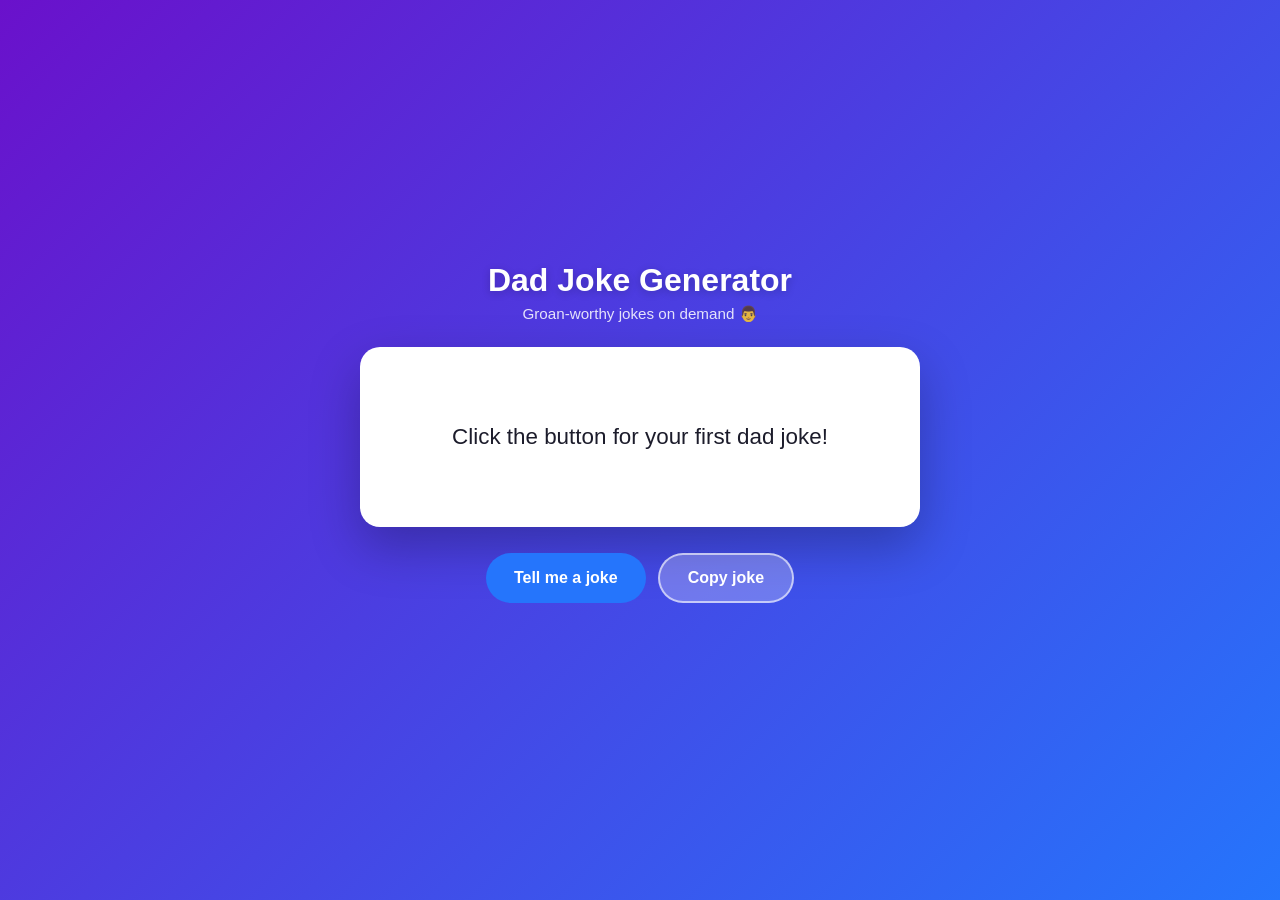
<file: joke-generator/index.html>
<!DOCTYPE html>
<html lang="en">
<head>
<meta charset="UTF-8">
<meta name="viewport" content="width=device-width, initial-scale=1.0">
<title>Dad Joke Generator</title>
<style>
  :root {
    --bg1: #6a11cb;
    --bg2: #2575fc;
    --card: #ffffff;
    --text: #1c1c2b;
    --accent: #2575fc;
    --accent-hover: #1b5fd0;
  }
  * { box-sizing: border-box; margin: 0; padding: 0; }
  html, body { height: 100%; }
  body {
    font-family: -apple-system, BlinkMacSystemFont, "Segoe UI", Roboto, Helvetica, Arial, sans-serif;
    background: linear-gradient(135deg, var(--bg1), var(--bg2));
    display: flex;
    align-items: center;
    justify-content: center;
    padding: 20px;
    color: var(--text);
    min-height: 100vh;
  }
  .wrap {
    width: 100%;
    max-width: 560px;
    text-align: center;
  }
  h1 {
    color: #fff;
    font-size: 2rem;
    margin-bottom: 6px;
    text-shadow: 0 2px 8px rgba(0,0,0,0.2);
  }
  .subtitle {
    color: rgba(255,255,255,0.85);
    margin-bottom: 24px;
    font-size: 0.95rem;
  }
  .card {
    background: var(--card);
    border-radius: 20px;
    padding: 40px 30px;
    box-shadow: 0 20px 50px rgba(0,0,0,0.25);
    min-height: 180px;
    display: flex;
    align-items: center;
    justify-content: center;
  }
  .joke {
    font-size: 1.4rem;
    line-height: 1.5;
    opacity: 1;
    transition: opacity 0.35s ease;
  }
  .joke.fade { opacity: 0; }
  .buttons {
    margin-top: 26px;
    display: flex;
    gap: 12px;
    justify-content: center;
    flex-wrap: wrap;
  }
  button {
    border: none;
    border-radius: 50px;
    padding: 14px 28px;
    font-size: 1rem;
    font-weight: 600;
    cursor: pointer;
    transition: transform 0.1s ease, background 0.2s ease;
    color: #fff;
  }
  button:active { transform: scale(0.96); }
  .btn-primary { background: var(--accent); }
  .btn-primary:hover { background: var(--accent-hover); }
  .btn-copy {
    background: rgba(255,255,255,0.25);
    border: 2px solid rgba(255,255,255,0.6);
  }
  .btn-copy:hover { background: rgba(255,255,255,0.4); }
  .toast {
    margin-top: 16px;
    color: #fff;
    font-size: 0.9rem;
    height: 20px;
    opacity: 0;
    transition: opacity 0.3s ease;
  }
  .toast.show { opacity: 1; }
  @media (max-width: 480px) {
    h1 { font-size: 1.5rem; }
    .joke { font-size: 1.15rem; }
    .card { padding: 30px 20px; }
    button { flex: 1 1 auto; }
  }
</style>
</head>
<body>
  <div class="wrap">
    <h1>Dad Joke Generator</h1>
    <p class="subtitle">Groan-worthy jokes on demand 👨</p>
    <div class="card">
      <p class="joke" id="joke">Click the button for your first dad joke!</p>
    </div>
    <div class="buttons">
      <button class="btn-primary" id="getBtn">Tell me a joke</button>
      <button class="btn-copy" id="copyBtn">Copy joke</button>
    </div>
    <div class="toast" id="toast"></div>
  </div>

<script>
  const jokes = [
    "I'm afraid for the calendar. Its days are numbered.",
    "Why did the scarecrow win an award? Because he was outstanding in his field.",
    "I only know 25 letters of the alphabet. I don't know y.",
    "What do you call a fake noodle? An impasta.",
    "How do you organize a space party? You planet.",
    "Why don't skeletons fight each other? They don't have the guts.",
    "I used to hate facial hair, but then it grew on me.",
    "What do you call cheese that isn't yours? Nacho cheese.",
    "Why did the bicycle fall over? Because it was two-tired.",
    "I would tell you a chemistry joke, but I know I wouldn't get a reaction.",
    "What do you call a factory that makes okay products? A satisfactory.",
    "Why don't eggs tell jokes? They'd crack each other up.",
    "I'm reading a book about anti-gravity. It's impossible to put down.",
    "What did the ocean say to the beach? Nothing, it just waved.",
    "Why can't your nose be 12 inches long? Because then it would be a foot.",
    "I don't trust stairs. They're always up to something.",
    "What do you call a bear with no teeth? A gummy bear.",
    "Did you hear about the restaurant on the moon? Great food, no atmosphere.",
    "I made a pencil with two erasers. It was pointless.",
    "Why did the coffee file a police report? It got mugged.",
    "How does a penguin build its house? Igloos it together.",
    "What's brown and sticky? A stick.",
    "Why did the golfer bring two pairs of pants? In case he got a hole in one.",
    "I used to be a banker, but I lost interest.",
    "What do you call a dinosaur that crashes his car? Tyrannosaurus wrecks.",
    "Why don't scientists trust atoms? Because they make up everything.",
    "I'm on a seafood diet. I see food and I eat it.",
    "What did one wall say to the other wall? I'll meet you at the corner.",
    "How do you make a tissue dance? You put a little boogie in it.",
    "Why did the tomato turn red? Because it saw the salad dressing.",
    "What do you call an alligator in a vest? An investigator.",
    "I tried to catch fog yesterday. Mist.",
    "Why was the math book sad? Because it had too many problems.",
    "What do you call a belt made of watches? A waist of time.",
    "Why can't you give Elsa a balloon? Because she'll let it go.",
    "I ordered a chicken and an egg online. I'll let you know.",
    "What do you call a pile of cats? A meowtain.",
    "Why did the stadium get hot after the game? All the fans left.",
    "How do you catch a squirrel? Climb a tree and act like a nut.",
    "What did the grape do when it got stepped on? Nothing, it just let out a little wine.",
    "Why do bees have sticky hair? Because they use honeycombs.",
    "I bought some shoes from a drug dealer. I don't know what he laced them with, but I've been tripping all day.",
    "Why did the invisible man turn down the job offer? He couldn't see himself doing it.",
    "What do you call a boomerang that won't come back? A stick.",
    "Why do seagulls fly over the sea? Because if they flew over the bay, they'd be bagels.",
    "How do you fix a broken pumpkin? With a pumpkin patch.",
    "What did the buffalo say when his son left for college? Bison.",
    "Why don't oysters donate to charity? Because they're shellfish.",
    "What did the janitor say when he jumped out of the closet? Supplies!",
    "How much does a hipster weigh? An instagram.",
    "Why did the man put his money in the freezer? He wanted cold hard cash.",
    "What do you call a cow with no legs? Ground beef.",
    "Why can't a leopard hide? Because he's always spotted.",
    "What do you call a fish with no eyes? A fsh.",
    "How do you make holy water? You boil the hell out of it.",
    "Why did the picture go to jail? Because it was framed.",
    "What do you call a sleeping bull? A bulldozer.",
    "What kind of music do mummies listen to? Wrap music.",
    "Why did the cookie go to the doctor? Because it was feeling crummy.",
    "What do you call a dog that can do magic? A labracadabrador.",
    "Why was the broom late? It over-swept.",
    "How do trees get on the internet? They log in.",
    "Why did the melon jump into the lake? It wanted to be a watermelon.",
    "What do you call a lazy kangaroo? A pouch potato.",
    "Why did the man run around his bed? To catch up on his sleep.",
    "What do you get when you cross a snowman and a vampire? Frostbite.",
    "Why can't you trust an atom? Because they make up literally everything.",
    "What did the zero say to the eight? Nice belt.",
    "Why did the banana go to the doctor? Because it wasn't peeling well.",
    "What do you call a dinosaur with an extensive vocabulary? A thesaurus.",
    "Why did the scarecrow become a successful motivational speaker? He was outstanding in his field.",
    "What do you call a cow during an earthquake? A milkshake.",
    "Why don't crabs give to charity? Because they're shellfish.",
    "What's orange and sounds like a parrot? A carrot.",
    "Why did the golfer wear two pairs of pants? In case he got a hole in one.",
    "What do you call an elephant that doesn't matter? An irrelephant.",
    "Why did the frog take the bus to work? His car got toad away.",
    "What do you call a magician who lost his magic? Ian.",
    "Why are ghosts such bad liars? Because you can see right through them.",
    "What do you call a pig that does karate? A pork chop.",
    "Why did the tomato blush? Because it saw the salad dressing.",
    "What do you get from a pampered cow? Spoiled milk.",
    "Why did the student eat his homework? Because the teacher said it was a piece of cake.",
    "What do you call a cheese that isn't yours? Nacho cheese.",
    "Why did the computer go to the doctor? It had a virus.",
    "What do you call a train carrying bubble gum? A chew-chew train.",
    "Why don't scientists trust stairs? They're always up to something.",
    "What do you call a fake stone in Ireland? A sham rock.",
    "Why was the belt arrested? For holding up a pair of pants.",
    "What do you call a duck that gets all A's? A wise quacker.",
    "Why did the coffee taste like mud? Because it was ground this morning.",
    "What do you call a boat that's afraid of everything? A nervous wreck.",
    "Why did the cyclops stop teaching? Because he only had one pupil.",
    "What did the drummer name his twin daughters? Anna one, Anna two.",
    "Why did the man fall down the well? Because he couldn't see that well.",
    "What do you call a snowman with a six-pack? An abdominal snowman.",
    "Why did the chicken join a band? Because it had the drumsticks.",
    "What do you call an old snowman? Water.",
    "Why don't ants get sick? Because they have little anty-bodies.",
    "What did the left eye say to the right eye? Between us, something smells.",
    "Why did the orange stop rolling down the hill? It ran out of juice.",
    "What do you call a factory that sells passable products? A satisfactory.",
    "Why was the calendar so popular? It had a lot of dates.",
    "What do you call a rabbit with fleas? Bugs Bunny.",
    "Why did the man name his dogs Rolex and Timex? Because they were watchdogs."
  ];

  const jokeEl = document.getElementById('joke');
  const getBtn = document.getElementById('getBtn');
  const copyBtn = document.getElementById('copyBtn');
  const toast = document.getElementById('toast');
  let lastIndex = -1;
  let toastTimer;

  function showToast(msg) {
    toast.textContent = msg;
    toast.classList.add('show');
    clearTimeout(toastTimer);
    toastTimer = setTimeout(() => toast.classList.remove('show'), 1500);
  }

  function getJoke() {
    let idx;
    do {
      idx = Math.floor(Math.random() * jokes.length);
    } while (idx === lastIndex && jokes.length > 1);
    lastIndex = idx;

    jokeEl.classList.add('fade');
    setTimeout(() => {
      jokeEl.textContent = jokes[idx];
      jokeEl.classList.remove('fade');
    }, 350);
  }

  getBtn.addEventListener('click', getJoke);

  copyBtn.addEventListener('click', () => {
    const text = jokeEl.textContent;
    if (navigator.clipboard && navigator.clipboard.writeText) {
      navigator.clipboard.writeText(text).then(
        () => showToast('Copied! 📋'),
        () => showToast('Copy failed')
      );
    } else {
      const ta = document.createElement('textarea');
      ta.value = text;
      document.body.appendChild(ta);
      ta.select();
      try { document.execCommand('copy'); showToast('Copied! 📋'); }
      catch (e) { showToast('Copy failed'); }
      document.body.removeChild(ta);
    }
  });
</script>
</body>
</html>
</file>
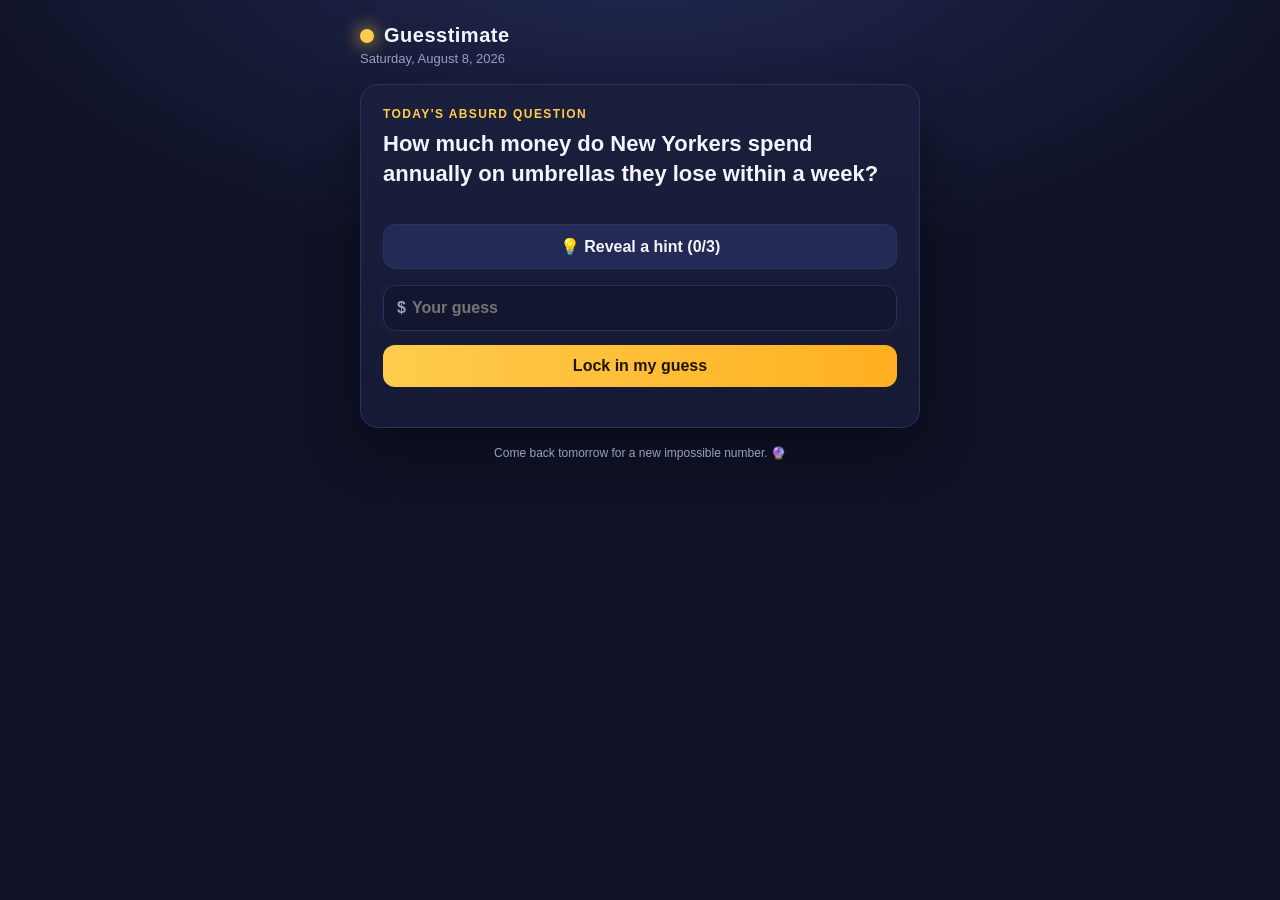
<file: market-sizing-daily-game/index.html>
<!DOCTYPE html>
<html lang="en">
<head>
<meta charset="UTF-8" />
<meta name="viewport" content="width=device-width, initial-scale=1.0" />
<title>Guesstimate — Daily Absurd Market-Sizing</title>
<style>
  :root {
    --bg: #0f1226;
    --card: #1a1f3d;
    --accent: #ffcc4d;
    --accent2: #6c8cff;
    --text: #f4f5fb;
    --muted: #9aa0c4;
    --good: #4ade80;
    --line: #2c3260;
  }
  * { box-sizing: border-box; }
  body {
    margin: 0;
    font-family: -apple-system, BlinkMacSystemFont, "Segoe UI", Roboto, Helvetica, Arial, sans-serif;
    background: radial-gradient(1200px 600px at 50% -10%, #232a55 0%, var(--bg) 60%);
    color: var(--text);
    min-height: 100vh;
    display: flex;
    justify-content: center;
    padding: 24px 16px 60px;
  }
  .wrap { width: 100%; max-width: 560px; }
  .brand {
    display: flex; align-items: center; gap: 10px;
    font-weight: 800; letter-spacing: .5px; font-size: 20px; margin-bottom: 4px;
  }
  .brand .dot { width: 14px; height: 14px; border-radius: 50%; background: var(--accent); box-shadow: 0 0 18px var(--accent); }
  .date { color: var(--muted); font-size: 13px; margin-bottom: 18px; }
  .card {
    background: linear-gradient(180deg, var(--card), #161a34);
    border: 1px solid var(--line);
    border-radius: 18px;
    padding: 22px;
    box-shadow: 0 20px 50px rgba(0,0,0,.35);
  }
  .qlabel { color: var(--accent); font-size: 12px; text-transform: uppercase; letter-spacing: 1.4px; font-weight: 700; }
  h1 { font-size: 22px; line-height: 1.35; margin: 8px 0 18px; }
  .hints { display: flex; flex-direction: column; gap: 10px; margin-bottom: 18px; }
  .hint {
    background: #12162e; border: 1px solid var(--line); border-radius: 12px;
    padding: 12px 14px; font-size: 14px; color: var(--muted);
    animation: pop .25s ease;
  }
  .hint b { color: var(--accent2); }
  @keyframes pop { from { opacity: 0; transform: translateY(-6px);} to {opacity:1; transform:none;} }
  button {
    font: inherit; cursor: pointer; border: none; border-radius: 12px;
    padding: 12px 16px; font-weight: 700; transition: transform .05s ease, filter .15s ease;
  }
  button:active { transform: scale(.98); }
  button:disabled { opacity: .45; cursor: not-allowed; }
  .btn-ghost { background: #232a55; color: var(--text); border: 1px solid var(--line); width: 100%; }
  .btn-primary { background: linear-gradient(90deg, var(--accent), #ffb020); color: #201400; width: 100%; }
  .guess-row { display: flex; gap: 10px; margin: 6px 0 14px; }
  .money { position: relative; flex: 1; }
  .money span { position: absolute; left: 14px; top: 50%; transform: translateY(-50%); color: var(--muted); font-weight: 700; }
  input[type="text"] {
    width: 100%; padding: 13px 14px 13px 28px; border-radius: 12px;
    border: 1px solid var(--line); background: #12162e; color: var(--text); font-size: 16px; font-weight: 600;
  }
  input:focus { outline: 2px solid var(--accent2); }
  .result { margin-top: 18px; }
  .verdict { font-size: 18px; font-weight: 800; margin-bottom: 8px; }
  .verdict.hit { color: var(--good); }
  .verdict.miss { color: var(--accent); }
  .range-box {
    background: #12162e; border: 1px solid var(--line); border-radius: 12px; padding: 14px; margin-bottom: 12px;
  }
  .range-box .big { font-size: 22px; font-weight: 800; color: var(--accent2); }
  .logic { font-size: 14px; color: var(--muted); line-height: 1.55; }
  .share {
    background: #0c0f22; border: 1px dashed var(--line); border-radius: 12px;
    padding: 14px; font-size: 13px; white-space: pre-wrap; color: var(--text); margin: 14px 0 10px; line-height: 1.5;
  }
  .copied { color: var(--good); font-size: 13px; margin-left: 8px; }
  .footer { color: var(--muted); font-size: 12px; text-align: center; margin-top: 18px; }
  .hidden { display: none; }
</style>
</head>
<body>
  <div class="wrap">
    <div class="brand"><span class="dot"></span> Guesstimate</div>
    <div class="date" id="date"></div>

    <div class="card">
      <div class="qlabel">Today's Absurd Question</div>
      <h1 id="question"></h1>

      <div class="hints" id="hints"></div>
      <button class="btn-ghost" id="hintBtn">💡 Reveal a hint (0/3)</button>

      <div id="guessArea" style="margin-top:16px;">
        <div class="guess-row">
          <div class="money"><span>$</span><input type="text" id="guess" inputmode="numeric" placeholder="Your guess" /></div>
        </div>
        <button class="btn-primary" id="submitBtn">Lock in my guess</button>
      </div>

      <div class="result hidden" id="result">
        <div class="verdict" id="verdict"></div>
        <div class="range-box">
          <div style="color:var(--muted);font-size:12px;text-transform:uppercase;letter-spacing:1px;">Accepted answer range</div>
          <div class="big" id="rangeText"></div>
        </div>
        <div class="logic" id="logic"></div>
        <div class="share" id="share"></div>
        <button class="btn-primary" id="copyBtn">📋 Copy shareable result</button>
        <span class="copied hidden" id="copied">Copied!</span>
      </div>

      <div class="footer" id="lockNote"></div>
    </div>

    <div class="footer">Come back tomorrow for a new impossible number. 🔮</div>
  </div>

<script>
// ---- Hardcoded daily question data ----
const DAILY = {
  id: "2026-08-08",
  question: "How much money do New Yorkers spend annually on umbrellas they lose within a week?",
  hints: [
    "NYC has roughly <b>8.3 million</b> residents.",
    "Assume about <b>1 in 4</b> buys a cheap street umbrella after a surprise downpour.",
    "A bodega umbrella runs <b>~$8</b>, and most people repeat this a few times a year."
  ],
  low: 60000000,
  high: 200000000,
  answerLabel: "$60 million – $200 million / year",
  logic: "8.3M residents × ~25% who impulse-buy a cheap umbrella (≈2M people) × ~2–4 losses per year × ~$8 each ≈ $60M–$200M. The wide range reflects how often people actually lose them."
};

const KEY = "guesstimate:" + DAILY.id;

// ---- Setup ----
document.getElementById("date").textContent = new Date(DAILY.id + "T00:00:00").toLocaleDateString(undefined, {weekday:'long', year:'numeric', month:'long', day:'numeric'});
document.getElementById("question").textContent = DAILY.question;

let hintsShown = 0;
const hintBtn = document.getElementById("hintBtn");
const hintsEl = document.getElementById("hints");

hintBtn.addEventListener("click", () => {
  if (hintsShown >= DAILY.hints.length) return;
  const d = document.createElement("div");
  d.className = "hint";
  d.innerHTML = "<b>Hint " + (hintsShown+1) + ":</b> " + DAILY.hints[hintsShown];
  hintsEl.appendChild(d);
  hintsShown++;
  hintBtn.textContent = "💡 Reveal a hint (" + hintsShown + "/3)";
  if (hintsShown >= DAILY.hints.length) { hintBtn.disabled = true; hintBtn.textContent = "💡 All hints revealed"; }
});

function fmt(n){ return "$" + Number(n).toLocaleString(); }

function showResult(guessNum){
  const hit = guessNum >= DAILY.low && guessNum <= DAILY.high;
  document.getElementById("guessArea").classList.add("hidden");
  document.getElementById("result").classList.remove("hidden");

  const verdict = document.getElementById("verdict");
  verdict.textContent = hit ? "🎯 Nailed it — you're in the range!" : "😅 Off the mark — but that's the fun.";
  verdict.className = "verdict " + (hit ? "hit" : "miss");

  document.getElementById("rangeText").textContent = DAILY.answerLabel;
  document.getElementById("logic").textContent = "Estimation logic: " + DAILY.logic;

  const shareText =
    "🔮 Guesstimate — " + DAILY.id + "\n" +
    DAILY.question + "\n\n" +
    "My guess: " + fmt(guessNum) + "\n" +
    "Actual range: " + DAILY.answerLabel + "\n" +
    (hit ? "✅ In range!" : "❌ Out of range") + "\n\n" +
    "Logic: " + DAILY.logic;
  document.getElementById("share").textContent = shareText;

  document.getElementById("copyBtn").onclick = async () => {
    try { await navigator.clipboard.writeText(shareText); }
    catch(e){ const t=document.createElement('textarea'); t.value=shareText; document.body.appendChild(t); t.select(); document.execCommand('copy'); t.remove(); }
    document.getElementById("copied").classList.remove("hidden");
  };

  document.getElementById("lockNote").textContent = "You've played today. New question tomorrow!";
}

document.getElementById("submitBtn").addEventListener("click", () => {
  const raw = document.getElementById("guess").value.replace(/[^0-9.]/g, "");
  if (!raw) { alert("Enter a number first!"); return; }
  const guessNum = Math.round(parseFloat(raw));
  localStorage.setItem(KEY, JSON.stringify({ guess: guessNum }));
  showResult(guessNum);
});

// ---- Prevent multiple guesses per day ----
const saved = localStorage.getItem(KEY);
if (saved) {
  try { showResult(JSON.parse(saved).guess); } catch(e){}
}
</script>
</body>
</html>
</file>
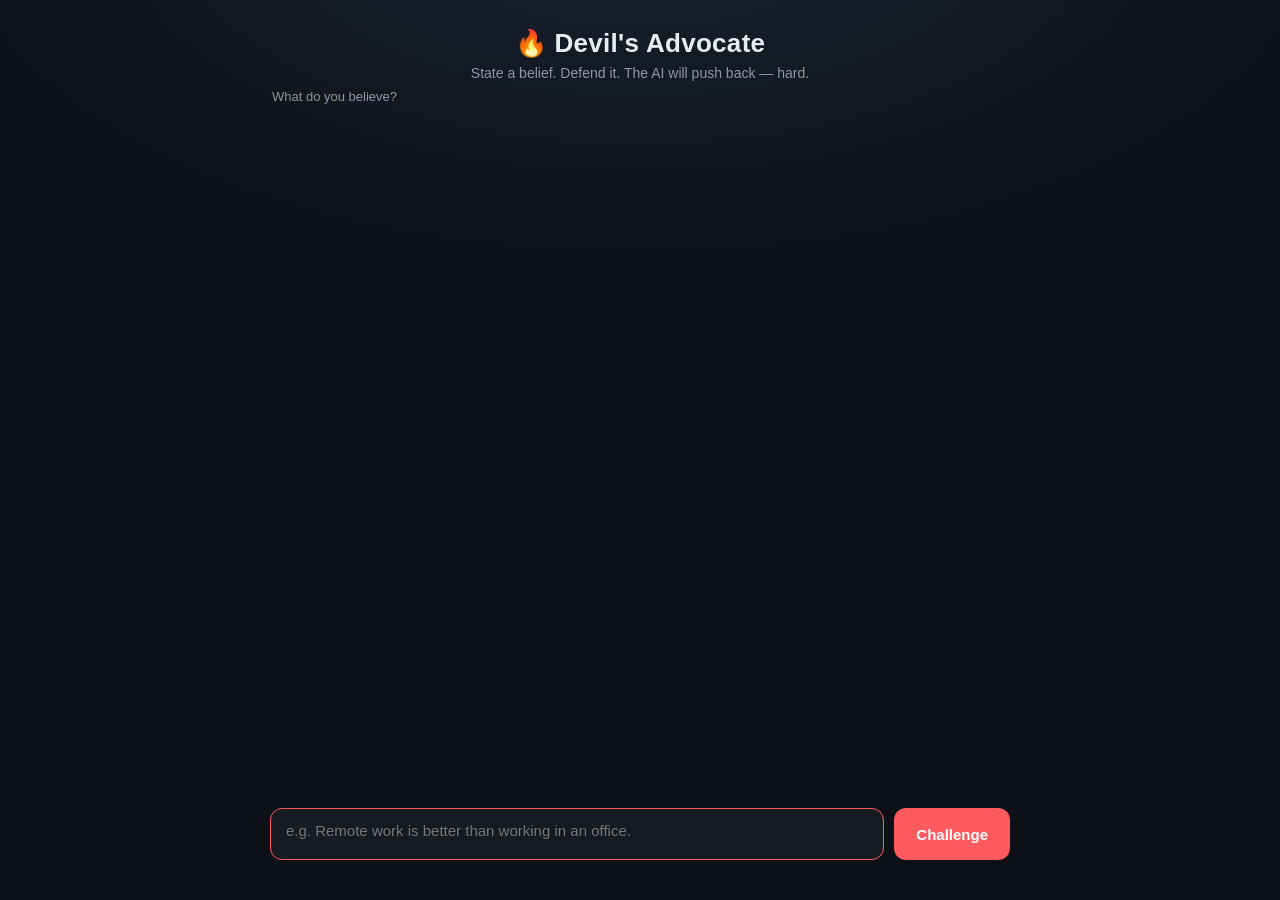
<file: perspective-shift/index.html>
<!DOCTYPE html>
<html lang="en">
<head>
<meta charset="UTF-8" />
<meta name="viewport" content="width=device-width, initial-scale=1.0" />
<title>Devil's Advocate — Debate Your Beliefs</title>
<style>
  :root{
    --bg:#0d1117; --panel:#161b22; --panel2:#1c2230; --border:#2a3140;
    --accent:#ff5a5f; --accent2:#ffb347; --text:#e6edf3; --muted:#8b98a9;
    --user:#1f6feb; --ai:#22262e;
  }
  *{box-sizing:border-box}
  html,body{margin:0;height:100%}
  body{
    font-family:-apple-system,BlinkMacSystemFont,"Segoe UI",Roboto,Helvetica,Arial,sans-serif;
    background:radial-gradient(1200px 600px at 50% -10%,#1a2130 0%,var(--bg) 60%);
    color:var(--text); min-height:100vh; display:flex; flex-direction:column; align-items:center;
  }
  header{width:100%;max-width:780px;padding:28px 20px 8px;text-align:center}
  h1{margin:0;font-size:26px;letter-spacing:.3px}
  h1 .flame{color:var(--accent)}
  .sub{color:var(--muted);font-size:14px;margin-top:6px}
  .wrap{width:100%;max-width:780px;padding:0 20px 40px;flex:1;display:flex;flex-direction:column}
  .counter{color:var(--muted);font-size:12px;text-align:right;margin:10px 2px 0}
  .thread{flex:1;display:flex;flex-direction:column;gap:14px;margin-top:8px}
  .msg{display:flex;gap:10px;max-width:88%;animation:rise .25s ease}
  @keyframes rise{from{opacity:0;transform:translateY(8px)}to{opacity:1;transform:none}}
  .msg .bubble{padding:12px 15px;border-radius:14px;line-height:1.5;font-size:15px;white-space:pre-wrap}
  .msg.user{align-self:flex-end;flex-direction:row-reverse}
  .msg.user .bubble{background:var(--user);border-bottom-right-radius:4px}
  .msg.ai .bubble{background:var(--ai);border:1px solid var(--border);border-bottom-left-radius:4px}
  .avatar{width:34px;height:34px;border-radius:50%;flex:none;display:grid;place-items:center;font-size:18px}
  .msg.ai .avatar{background:linear-gradient(135deg,var(--accent),var(--accent2))}
  .msg.user .avatar{background:var(--user)}
  .bubble ul{margin:6px 0 0;padding-left:18px}
  .bubble li{margin:4px 0}
  .bubble .lead{font-weight:600;color:var(--accent2)}
  .inputbar{display:flex;gap:10px;margin-top:16px;position:sticky;bottom:14px}
  textarea{
    flex:1;resize:none;background:var(--panel);border:1px solid var(--border);color:var(--text);
    border-radius:12px;padding:13px 15px;font-size:15px;font-family:inherit;min-height:52px;max-height:140px;
  }
  textarea:focus{outline:none;border-color:var(--accent)}
  button.send{
    background:var(--accent);color:#fff;border:none;border-radius:12px;padding:0 22px;font-size:15px;
    font-weight:600;cursor:pointer;transition:.15s;
  }
  button.send:hover{filter:brightness(1.08)}
  button.send:disabled{opacity:.4;cursor:not-allowed}
  .label{font-size:13px;color:var(--muted);margin:0 2px 6px}
  /* summary card */
  .card{
    background:linear-gradient(160deg,var(--panel2),var(--panel));border:1px solid var(--accent);
    border-radius:16px;padding:20px 22px;margin-top:18px;animation:rise .3s ease;
  }
  .card h3{margin:0 0 4px;font-size:17px}
  .card .tag{color:var(--accent2);font-size:12px;letter-spacing:1px;text-transform:uppercase}
  .card section{margin-top:14px}
  .card section h4{margin:0 0 6px;font-size:14px;color:var(--accent)}
  .card ul{margin:0;padding-left:18px} .card li{margin:5px 0;font-size:14px;line-height:1.45}
  .card .fix{background:rgba(255,179,71,.12);border-left:3px solid var(--accent2);padding:10px 12px;border-radius:8px}
  .restart{display:block;margin:20px auto 0;background:transparent;color:var(--muted);border:1px solid var(--border);
    border-radius:10px;padding:9px 16px;cursor:pointer;font-size:14px}
  .restart:hover{color:var(--text);border-color:var(--muted)}
  .typing span{display:inline-block;width:6px;height:6px;margin:0 1px;background:var(--muted);border-radius:50%;animation:blink 1.2s infinite}
  .typing span:nth-child(2){animation-delay:.2s}.typing span:nth-child(3){animation-delay:.4s}
  @keyframes blink{0%,60%,100%{opacity:.25}30%{opacity:1}}
</style>
</head>
<body>
  <header>
    <h1><span class="flame">🔥</span> Devil's Advocate</h1>
    <div class="sub">State a belief. Defend it. The AI will push back — hard.</div>
  </header>

  <div class="wrap">
    <div class="label" id="prompt-label">What do you believe?</div>
    <div class="thread" id="thread"></div>
    <div class="counter" id="counter"></div>

    <div class="inputbar" id="inputbar">
      <textarea id="input" placeholder="e.g. Remote work is better than working in an office." rows="1"></textarea>
      <button class="send" id="send">Challenge</button>
    </div>
    <button class="restart" id="restart" style="display:none">↺ Start a new debate</button>
  </div>

<script>
/* =========================================================================
   Devil's Advocate — MVP prototype
   All "LLM" responses are MOCKED locally (no network, no backend, no keys).
   The mock plays the role of a rigorous devil's-advocate debater:
     - 2-3 concise counter-points, no hedging or agreement
   After 6 total exchanges it plays the "critique" role and emits a summary card.
   ========================================================================= */

const MAX_EXCHANGES = 6;          // total user turns
let exchanges = 0;                // count of user messages sent
let busy = false;
const transcript = [];            // {role:'user'|'ai', text}

const thread   = document.getElementById('thread');
const input    = document.getElementById('input');
const sendBtn  = document.getElementById('send');
const counter  = document.getElementById('counter');
const inputbar = document.getElementById('inputbar');
const restart  = document.getElementById('restart');
const label    = document.getElementById('prompt-label');

/* ---------- keyword extraction for slightly-tailored mock replies ------- */
const STOP = new Set(("the a an and or but if then is are was were be been being to of in on for with that this it as i we you they he she " +
  "my our your their believe think that's should would could will can do does than better best more most very really just").split(" "));
function keywords(text){
  return text.toLowerCase().replace(/[^a-z0-9\s]/g," ").split(/\s+/)
    .filter(w=>w.length>3 && !STOP.has(w));
}
function topPhrase(text){
  const k = keywords(text);
  return k.length ? k.slice(0,3).join(" ") : "your claim";
}

/* ---------- mock devil's-advocate counterargument generator ------------- */
const OPENERS = [
  "That position collapses under scrutiny. Consider:",
  "I reject that outright. Here is why:",
  "Convenient, but unconvincing. Three problems:",
  "You've assumed the conclusion. Push back on this:",
  "That's the comfortable answer, not the correct one:"
];
const ANGLES = [
  t => `You treat "${t}" as self-evident, yet you offer no mechanism — correlation is doing all the work your causation claim needs to do.`,
  t => `Whoever benefits most from "${t}" being true is exactly who has shaped the evidence you're relying on. That's motivated reasoning, not proof.`,
  t => `Your view ignores the counterfactual: cases where the opposite of "${t}" held and outcomes were identical or better.`,
  t => `You've smuggled in a hidden premise — that "${t}" scales. It rarely survives contact with edge cases, incentives, or the long run.`,
  t => `"${t}" may be true today, but you're projecting a snapshot onto a moving target; the trend, not the state, is what matters.`,
  t => `You conflate what you want with what is. Strip out the preference and the factual core of "${t}" is far thinner than you imply.`,
  t => `The strongest version of the opposing side would concede your minor points and still win on the one you keep avoiding.`,
  t => `Your argument proves too much: apply the same logic consistently and it forces conclusions you would clearly reject.`
];
function mockCounter(userText){
  const t = topPhrase(userText);
  const opener = OPENERS[Math.floor(Math.random()*OPENERS.length)];
  // pick 2-3 distinct angles
  const pool = [...ANGLES];
  const picks = [];
  const n = 2 + Math.floor(Math.random()*2); // 2 or 3
  for(let i=0;i<n && pool.length;i++){
    picks.push(pool.splice(Math.floor(Math.random()*pool.length),1)[0](t));
  }
  const items = picks.map(p=>`<li>${p}</li>`).join("");
  return `<span class="lead">${opener}</span><ul>${items}</ul>`;
}

/* ---------- mock final critique (summary card) -------------------------- */
function mockCritique(){
  const userTurns = transcript.filter(m=>m.role==='user').map(m=>m.text);
  const belief = topPhrase(userTurns[0]||"your position");
  const weak = [
    `You leaned on assertion over evidence when defending "${belief}" — restated the claim rather than grounding it.`,
    `Several rebuttals were met with new claims instead of addressing the specific objection raised.`,
    `Emotional appeal did some of the load-bearing work; the factual scaffolding stayed thin.`
  ];
  const unaddressed = [
    `The counterfactual case — where the opposite held and outcomes were fine — was never answered.`,
    `The "who benefits / motivated evidence" objection went unrebutted.`,
    `The scaling / edge-case problem was sidestepped.`
  ];
  const fix = `Pick your single strongest piece of concrete evidence for "${belief}" and lead with it. Concede one honest limitation up front — it disarms the "you ignore trade-offs" attack and makes the rest of your case land harder.`;
  return `
    <div class="tag">Debate complete · critique</div>
    <h3>How your argument held up</h3>
    <section>
      <h4>⚠ Weak points</h4>
      <ul>${weak.slice(0, 2+Math.floor(Math.random()*2)).map(x=>`<li>${x}</li>`).join("")}</ul>
    </section>
    <section>
      <h4>❓ Unaddressed counterpoints</h4>
      <ul>${unaddressed.slice(0, 2).map(x=>`<li>${x}</li>`).join("")}</ul>
    </section>
    <section class="fix">
      <h4>💪 One way to strengthen your position</h4>
      <div>${fix}</div>
    </section>`;
}

/* ---------- rendering + streaming --------------------------------------- */
function addMsg(role, html){
  const msg = document.createElement('div');
  msg.className = 'msg ' + role;
  msg.innerHTML = `<div class="avatar">${role==='user'?'🧠':'😈'}</div><div class="bubble">${html}</div>`;
  thread.appendChild(msg);
  msg.scrollIntoView({behavior:'smooth',block:'end'});
  return msg.querySelector('.bubble');
}

function typingBubble(){
  return addMsg('ai', `<div class="typing"><span></span><span></span><span></span></div>`);
}

// stream html into a bubble character-by-character (renders as it goes)
function streamInto(bubble, html){
  return new Promise(resolve=>{
    bubble.innerHTML = "";
    let i = 0;
    (function step(){
      // advance a few chars per tick; skip over tags in one jump
      let chunk = 4;
      while(chunk-- > 0 && i < html.length){
        if(html[i] === '<'){ const close = html.indexOf('>', i); i = close+1; }
        else i++;
      }
      bubble.innerHTML = html.slice(0, i);
      bubble.scrollIntoView({behavior:'smooth',block:'end'});
      if(i < html.length) setTimeout(step, 12);
      else resolve();
    })();
  });
}

function updateCounter(){
  if(exchanges === 0){ counter.textContent = ""; return; }
  counter.textContent = `Exchange ${Math.min(exchanges,MAX_EXCHANGES)} / ${MAX_EXCHANGES}`;
}

/* ---------- main submit flow -------------------------------------------- */
async function submit(){
  const text = input.value.trim();
  if(!text || busy || exchanges >= MAX_EXCHANGES) return;

  busy = true; sendBtn.disabled = true;
  addMsg('user', escapeHtml(text));
  transcript.push({role:'user', text});
  input.value = ""; autoGrow();
  exchanges++;
  updateCounter();

  // "call the LLM" (mocked) with typing indicator + streaming
  const bubble = typingBubble();
  await wait(500 + Math.random()*500);
  const reply = mockCounter(text);
  await streamInto(bubble, reply);
  transcript.push({role:'ai', text:reply});

  if(exchanges >= MAX_EXCHANGES){
    await wait(400);
    await showCritique();
  }

  busy = false;
  sendBtn.disabled = exchanges >= MAX_EXCHANGES;
  input.focus();
}

async function showCritique(){
  label.textContent = "The debate has ended.";
  const typing = typingBubble();
  await wait(700);
  typing.closest('.msg').remove();
  const card = document.createElement('div');
  card.className = 'card';
  card.innerHTML = mockCritique();
  thread.appendChild(card);
  card.scrollIntoView({behavior:'smooth',block:'end'});
  inputbar.style.display = 'none';
  restart.style.display = 'block';
  counter.textContent = "Debate complete";
}

/* ---------- helpers ----------------------------------------------------- */
function wait(ms){return new Promise(r=>setTimeout(r,ms));}
function escapeHtml(s){return s.replace(/[&<>"']/g,c=>({'&':'&amp;','<':'&lt;','>':'&gt;','"':'&quot;',"'":'&#39;'}[c]));}
function autoGrow(){input.style.height='auto';input.style.height=Math.min(input.scrollHeight,140)+'px';}

sendBtn.addEventListener('click', submit);
input.addEventListener('input', autoGrow);
input.addEventListener('keydown', e=>{
  if(e.key==='Enter' && !e.shiftKey){ e.preventDefault(); submit(); }
});
restart.addEventListener('click', ()=>location.reload());
input.focus();
</script>
</body>
</html>
</file>
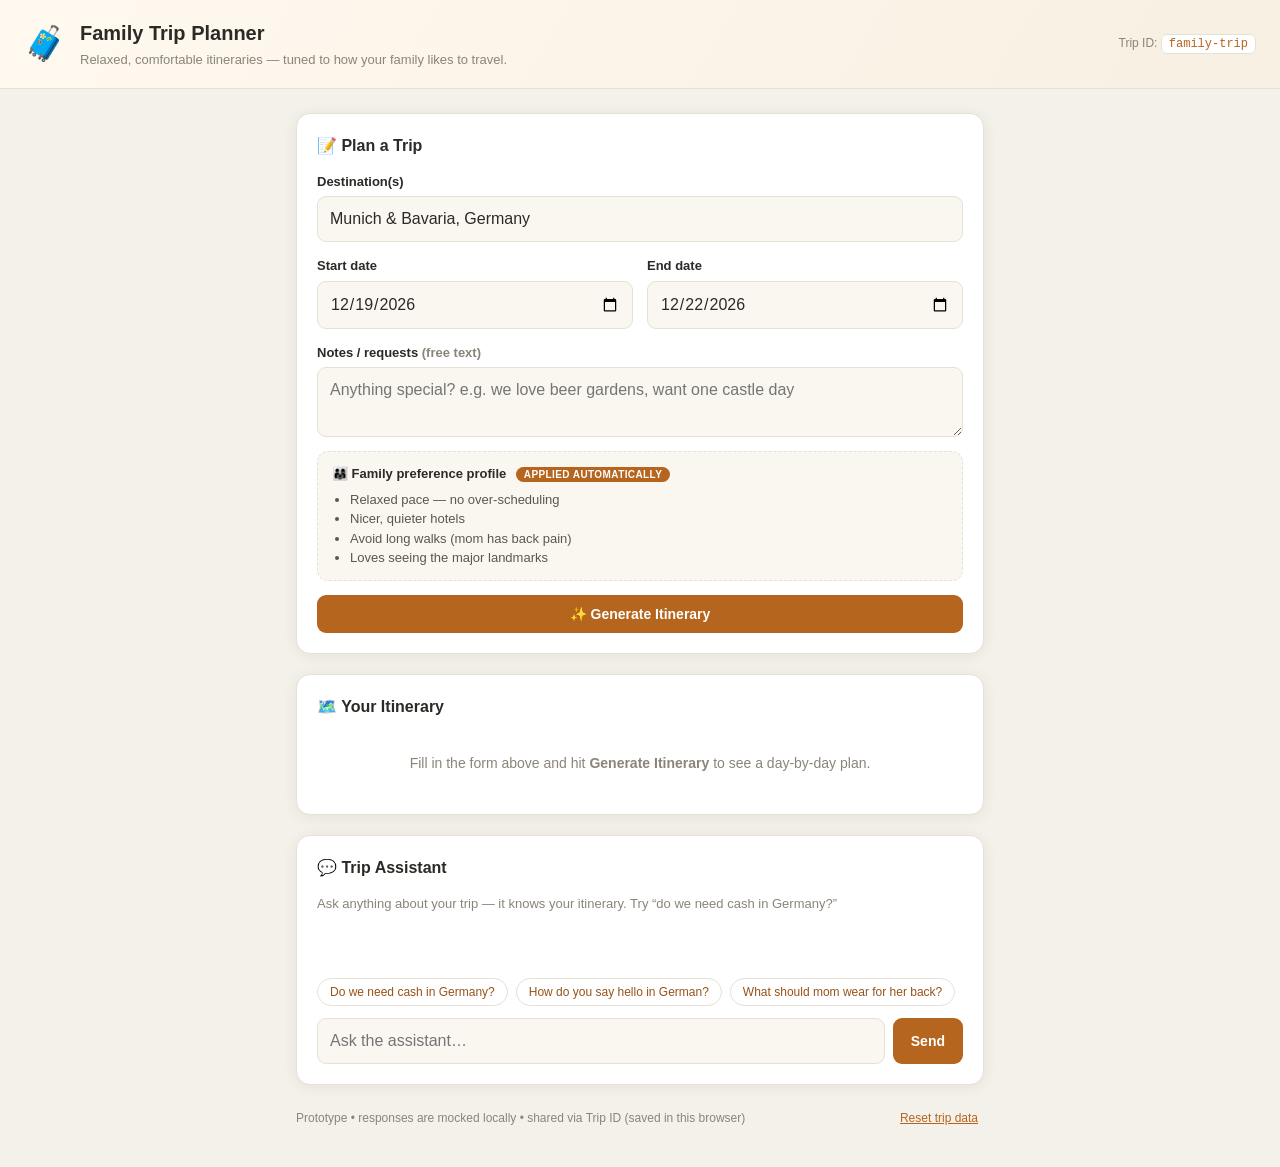
<file: travel-agent-app-for-my-family/index.html>
<!DOCTYPE html>
<html lang="en">
<head>
<meta charset="UTF-8" />
<meta name="viewport" content="width=device-width, initial-scale=1.0" />
<title>Family Trip Planner</title>
<link rel="stylesheet" href="styles.css" />
</head>
<body>
  <header class="topbar">
    <div class="brand">
      <span class="logo">🧳</span>
      <div>
        <h1>Family Trip Planner</h1>
        <p class="tagline">Relaxed, comfortable itineraries — tuned to how your family likes to travel.</p>
      </div>
    </div>
    <div class="trip-id" title="Everyone in the family shares this trip">
      Trip&nbsp;ID: <code id="tripId">family-trip</code>
    </div>
  </header>

  <main>
    <!-- ============ PLAN A TRIP ============ -->
    <section class="panel">
      <h2 class="section-title">📝 Plan a Trip</h2>
      <form id="planForm" class="plan-form" autocomplete="off">
        <div class="field">
          <label for="destinations">Destination(s)</label>
          <input id="destinations" name="destinations" type="text"
                 placeholder="e.g. Munich, Germany" value="Munich &amp; Bavaria, Germany" />
        </div>
        <div class="row">
          <div class="field">
            <label for="startDate">Start date</label>
            <input id="startDate" name="startDate" type="date" />
          </div>
          <div class="field">
            <label for="endDate">End date</label>
            <input id="endDate" name="endDate" type="date" />
          </div>
        </div>
        <div class="field">
          <label for="notes">Notes / requests <span class="muted">(free text)</span></label>
          <textarea id="notes" name="notes" rows="2"
            placeholder="Anything special? e.g. we love beer gardens, want one castle day"></textarea>
        </div>

        <div class="profile-card">
          <div class="profile-title">👨‍👩‍👧 Family preference profile <span class="pill">applied automatically</span></div>
          <ul>
            <li>Relaxed pace — no over-scheduling</li>
            <li>Nicer, quieter hotels</li>
            <li>Avoid long walks (mom has back pain)</li>
            <li>Loves seeing the major landmarks</li>
          </ul>
        </div>

        <button type="submit" class="primary" id="generateBtn">✨ Generate Itinerary</button>
      </form>
    </section>

    <!-- ============ ITINERARY ============ -->
    <section class="panel">
      <div class="itinerary-head">
        <h2 class="section-title">🗺️ Your Itinerary</h2>
        <span id="itineraryMeta" class="muted"></span>
      </div>
      <div id="itinerary" class="itinerary">
        <div class="empty-state">Fill in the form above and hit <strong>Generate Itinerary</strong> to see a day-by-day plan.</div>
      </div>
    </section>

    <!-- ============ TRIP ASSISTANT CHAT ============ -->
    <section class="panel">
      <h2 class="section-title">💬 Trip Assistant</h2>
      <p class="muted small">Ask anything about your trip — it knows your itinerary. Try “do we need cash in Germany?”</p>
      <div id="chat" class="chat"></div>
      <div class="suggestions" id="suggestions">
        <button type="button" class="chip">Do we need cash in Germany?</button>
        <button type="button" class="chip">How do you say hello in German?</button>
        <button type="button" class="chip">What should mom wear for her back?</button>
      </div>
      <form id="chatForm" class="chat-form">
        <input id="chatInput" type="text" placeholder="Ask the assistant…" autocomplete="off" />
        <button type="submit" class="primary" id="sendBtn">Send</button>
      </form>
    </section>
  </main>

  <footer class="foot">
    <span>Prototype • responses are mocked locally • shared via Trip ID (saved in this browser)</span>
    <button id="resetBtn" class="link-btn">Reset trip data</button>
  </footer>

  <script src="mockApi.js"></script>
  <script src="app.js"></script>
</body>
</html>
</file>
<file: travel-agent-app-for-my-family/styles.css>
:root {
  --bg: #f4f1ea;
  --panel: #ffffff;
  --ink: #2c2a26;
  --muted: #8a8578;
  --accent: #b5651d;
  --accent-dark: #97531a;
  --line: #e6e1d6;
  --soft: #faf7f1;
  --shadow: 0 2px 14px rgba(60,50,30,0.08);
}
* { box-sizing: border-box; }
body {
  margin: 0;
  font-family: -apple-system, BlinkMacSystemFont, "Segoe UI", Roboto, Helvetica, Arial, sans-serif;
  background: var(--bg);
  color: var(--ink);
  line-height: 1.5;
}
.topbar {
  display: flex; justify-content: space-between; align-items: center;
  gap: 16px; padding: 18px 24px;
  background: linear-gradient(120deg, #fff9f0, #f7efe1);
  border-bottom: 1px solid var(--line);
}
.brand { display: flex; align-items: center; gap: 14px; }
.logo { font-size: 34px; }
h1 { font-size: 20px; margin: 0; }
.tagline { margin: 2px 0 0; font-size: 13px; color: var(--muted); }
.trip-id { font-size: 12px; color: var(--muted); white-space: nowrap; }
.trip-id code { background: #fff; padding: 2px 7px; border-radius: 6px; border: 1px solid var(--line); color: var(--accent); }

main {
  max-width: 720px; margin: 24px auto; padding: 0 16px;
  display: flex; flex-direction: column; gap: 20px;
}
.panel {
  background: var(--panel); border: 1px solid var(--line);
  border-radius: 14px; padding: 20px; box-shadow: var(--shadow);
}
.section-title { font-size: 16px; margin: 0 0 14px; }
.muted { color: var(--muted); }
.small { font-size: 13px; }

/* form */
.plan-form { display: flex; flex-direction: column; gap: 14px; }
.field { display: flex; flex-direction: column; gap: 5px; }
.row { display: flex; gap: 14px; }
.row .field { flex: 1; }
label { font-size: 13px; font-weight: 600; }
input, textarea {
  font: inherit; padding: 10px 12px; border: 1px solid var(--line);
  border-radius: 9px; background: var(--soft); color: var(--ink); resize: vertical;
}
input:focus, textarea:focus { outline: 2px solid var(--accent); background: #fff; }

.profile-card {
  background: var(--soft); border: 1px dashed var(--line);
  border-radius: 11px; padding: 12px 14px;
}
.profile-title { font-size: 13px; font-weight: 700; margin-bottom: 6px; }
.profile-card ul { margin: 0; padding-left: 18px; font-size: 13px; color: #5c574c; }
.pill { background: var(--accent); color: #fff; font-size: 10px; font-weight: 700;
  padding: 2px 8px; border-radius: 20px; margin-left: 6px; text-transform: uppercase; letter-spacing: .04em; }

.primary {
  background: var(--accent); color: #fff; border: none; padding: 11px 18px;
  border-radius: 9px; font-weight: 700; font-size: 14px; cursor: pointer;
}
.primary:hover { background: var(--accent-dark); }
.primary:disabled { opacity: .6; cursor: default; }

/* itinerary */
.itinerary-head { display: flex; justify-content: space-between; align-items: baseline; }
.itinerary { display: flex; flex-direction: column; gap: 14px; }
.empty-state { color: var(--muted); font-size: 14px; padding: 20px 0; text-align: center; }
.day-card {
  border: 1px solid var(--line); border-radius: 12px; overflow: hidden;
  animation: fade .35s ease both;
}
.day-head {
  background: linear-gradient(90deg, #fbf3e7, #f6ecda);
  padding: 10px 14px; display: flex; align-items: baseline; gap: 10px;
}
.day-num { background: var(--accent); color: #fff; font-weight: 700; font-size: 12px;
  padding: 3px 9px; border-radius: 20px; }
.day-date { font-weight: 700; font-size: 14px; }
.day-title { color: var(--muted); font-size: 13px; }
.day-body { padding: 12px 14px; display: flex; flex-direction: column; gap: 10px; }
.acts { margin: 0; padding: 0; list-style: none; display: flex; flex-direction: column; gap: 7px; }
.acts li { display: flex; gap: 8px; font-size: 14px; }
.acts .ic { flex: none; }
.day-meta { display: flex; flex-direction: column; gap: 4px; font-size: 13px;
  border-top: 1px dashed var(--line); padding-top: 9px; }
.day-meta .k { font-weight: 700; color: var(--accent-dark); }
.pace { color: #5c574c; font-style: italic; }

/* chat */
.chat { display: flex; flex-direction: column; gap: 10px; min-height: 40px;
  max-height: 340px; overflow-y: auto; padding: 4px 2px 6px; }
.msg { max-width: 82%; padding: 9px 13px; border-radius: 13px; font-size: 14px; white-space: pre-wrap; }
.msg.user { align-self: flex-end; background: var(--accent); color: #fff; border-bottom-right-radius: 4px; }
.msg.bot { align-self: flex-start; background: var(--soft); border: 1px solid var(--line); border-bottom-left-radius: 4px; }
.msg.bot.typing { color: var(--muted); font-style: italic; }
.suggestions { display: flex; flex-wrap: wrap; gap: 8px; margin: 12px 0; }
.chip { background: #fff; border: 1px solid var(--line); border-radius: 20px;
  padding: 6px 12px; font-size: 12px; cursor: pointer; color: var(--accent-dark); }
.chip:hover { background: var(--soft); }
.chat-form { display: flex; gap: 8px; }
.chat-form input { flex: 1; }

.foot { max-width: 720px; margin: 8px auto 40px; padding: 0 16px;
  display: flex; justify-content: space-between; align-items: center;
  font-size: 12px; color: var(--muted); }
.link-btn { background: none; border: none; color: var(--accent); cursor: pointer; font-size: 12px; text-decoration: underline; }

@keyframes fade { from { opacity: 0; transform: translateY(6px);} to { opacity:1; transform: none;} }

@media (max-width: 540px) {
  .row { flex-direction: column; }
  .topbar { flex-direction: column; align-items: flex-start; }
}
</file>
